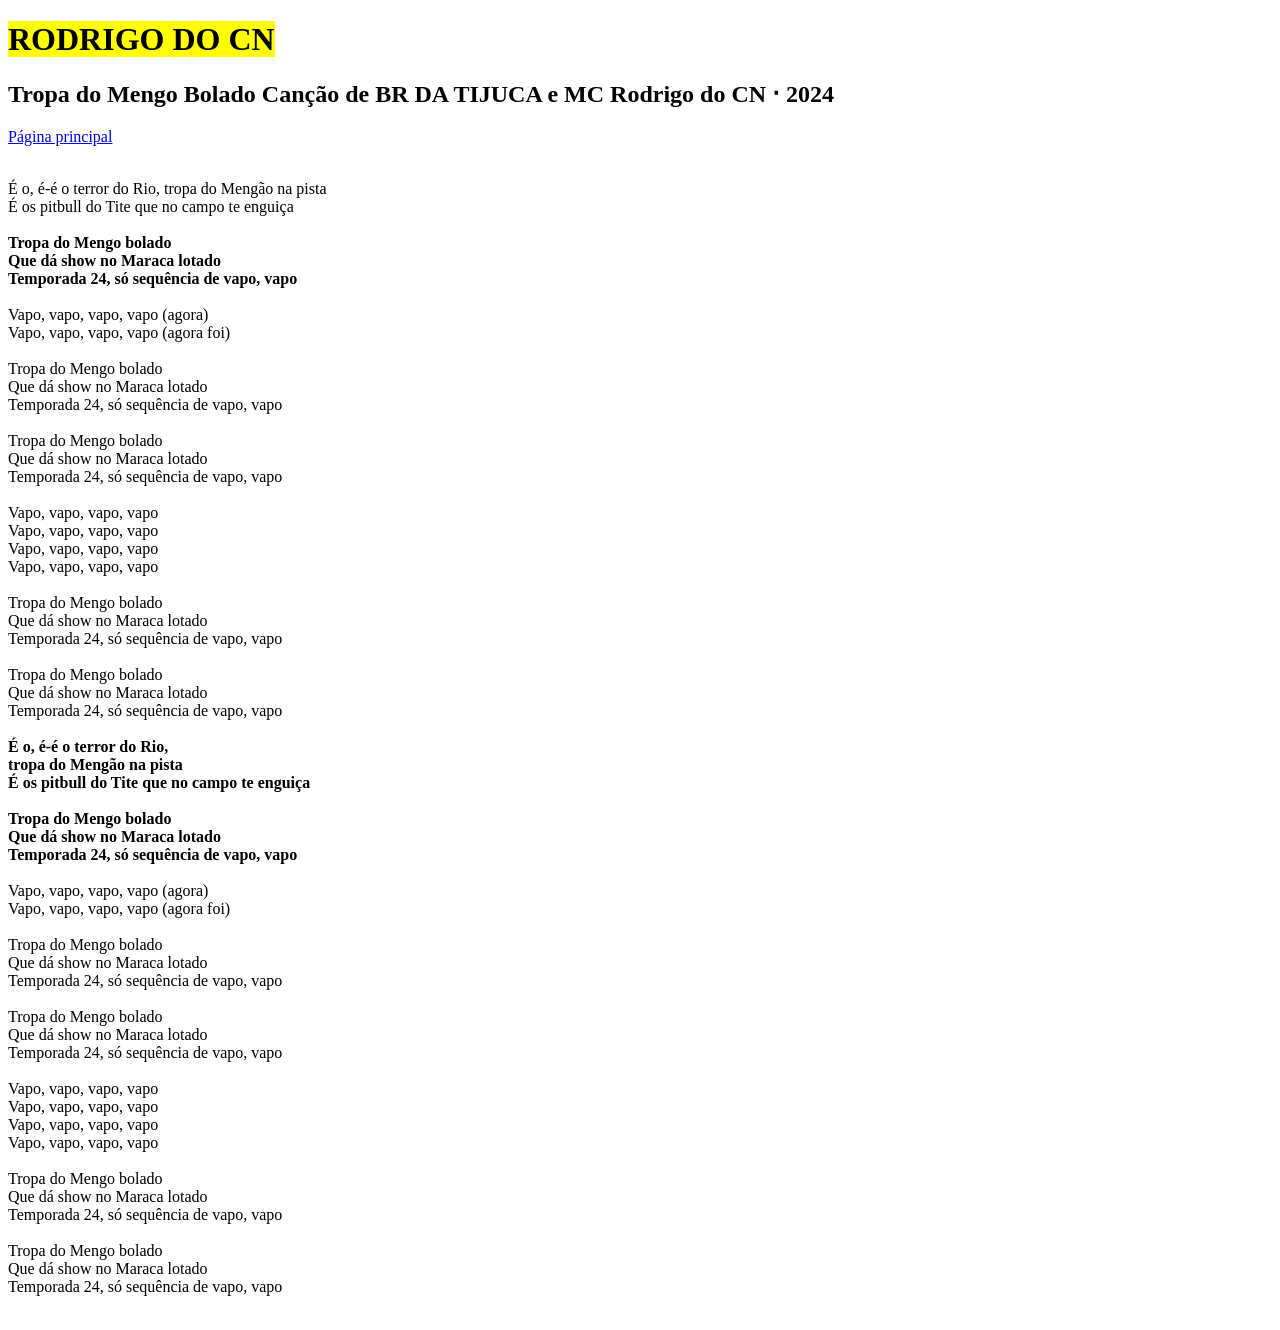
<file: 01-Atividade/index.html>
<!DOCTYPE html>
<html lang="pt-BR">

<head>
    <meta charset="UTF-8">
    <meta name="viewport" content="width=device-width, initial-scale=1.0">
    <title>MC RODRIGO DO CN</title>
</head>

<body>

    <h1> <mark>RODRIGO DO CN</mark></h1>
    <h2>Tropa do Mengo Bolado
        Canção de BR DA TIJUCA e MC Rodrigo do CN ‧ 2024
    </h2>

    <a href="./index1.html" target="_blank"> Página principal </a>

    <br>

    <p>
        <br>
        É o, é-é o terror do Rio, tropa do Mengão na pista
        <br>
        É os pitbull do Tite que no campo te enguiça
        <br>
        <br>
        <b>Tropa do Mengo bolado
        <br>
        Que dá show no Maraca lotado
        <br>
        Temporada 24, só sequência de vapo, vapo</b>
        <br>
        <br>
        Vapo, vapo, vapo, vapo (agora)
        <br>
        Vapo, vapo, vapo, vapo (agora foi)
        <br>
        <br>
        Tropa do Mengo bolado
        <br>
        Que dá show no Maraca lotado
        <br>
        Temporada 24, só sequência de vapo, vapo
        <br>
        <br>
        Tropa do Mengo bolado
        <br>
        Que dá show no Maraca lotado
        <br>
        Temporada 24, só sequência de vapo, vapo
        <br>
        <br>
        Vapo, vapo, vapo, vapo
        <br>
        Vapo, vapo, vapo, vapo
        <br>
        Vapo, vapo, vapo, vapo
        <br>
        Vapo, vapo, vapo, vapo
        <br>
        <br>
        Tropa do Mengo bolado
        <br>
        Que dá show no Maraca lotado
        <br>
        Temporada 24, só sequência de vapo, vapo
        <br>
        <br>
        Tropa do Mengo bolado
        <br>
        Que dá show no Maraca lotado
        <br>
        Temporada 24, só sequência de vapo, vapo
        <br>
        <br>
        <b>É o, é-é o terror do Rio, <br>tropa do Mengão na pista
        <br>
        É os pitbull do Tite que no campo te enguiça
        <br>
        <br>
        Tropa do Mengo bolado
        <br>
        Que dá show no Maraca lotado
        <br>
        Temporada 24, só sequência de vapo, vapo</b>
        <br>
        <br>
        Vapo, vapo, vapo, vapo (agora)
        <br>
        Vapo, vapo, vapo, vapo (agora foi)
        <br>
        <br>
        Tropa do Mengo bolado
        <br>
        Que dá show no Maraca lotado
        <br>
        Temporada 24, só sequência de vapo, vapo
        <br>
        <br>
        Tropa do Mengo bolado
        <br>
        Que dá show no Maraca lotado
        <br>
        Temporada 24, só sequência de vapo, vapo
        <br>
        <br>
        Vapo, vapo, vapo, vapo
        <br>
        Vapo, vapo, vapo, vapo
        <br>
        Vapo, vapo, vapo, vapo
        <br>
        Vapo, vapo, vapo, vapo
        <br>
        <br>
        Tropa do Mengo bolado
        <br>
        Que dá show no Maraca lotado
        <br>
        Temporada 24, só sequência de vapo, vapo
        <br>
        <br>
        Tropa do Mengo bolado
        <br>
        Que dá show no Maraca lotado
        <br>
        Temporada 24, só sequência de vapo, vapo
        <br>
        <br>
    </p>



</body>

</html>
</file>
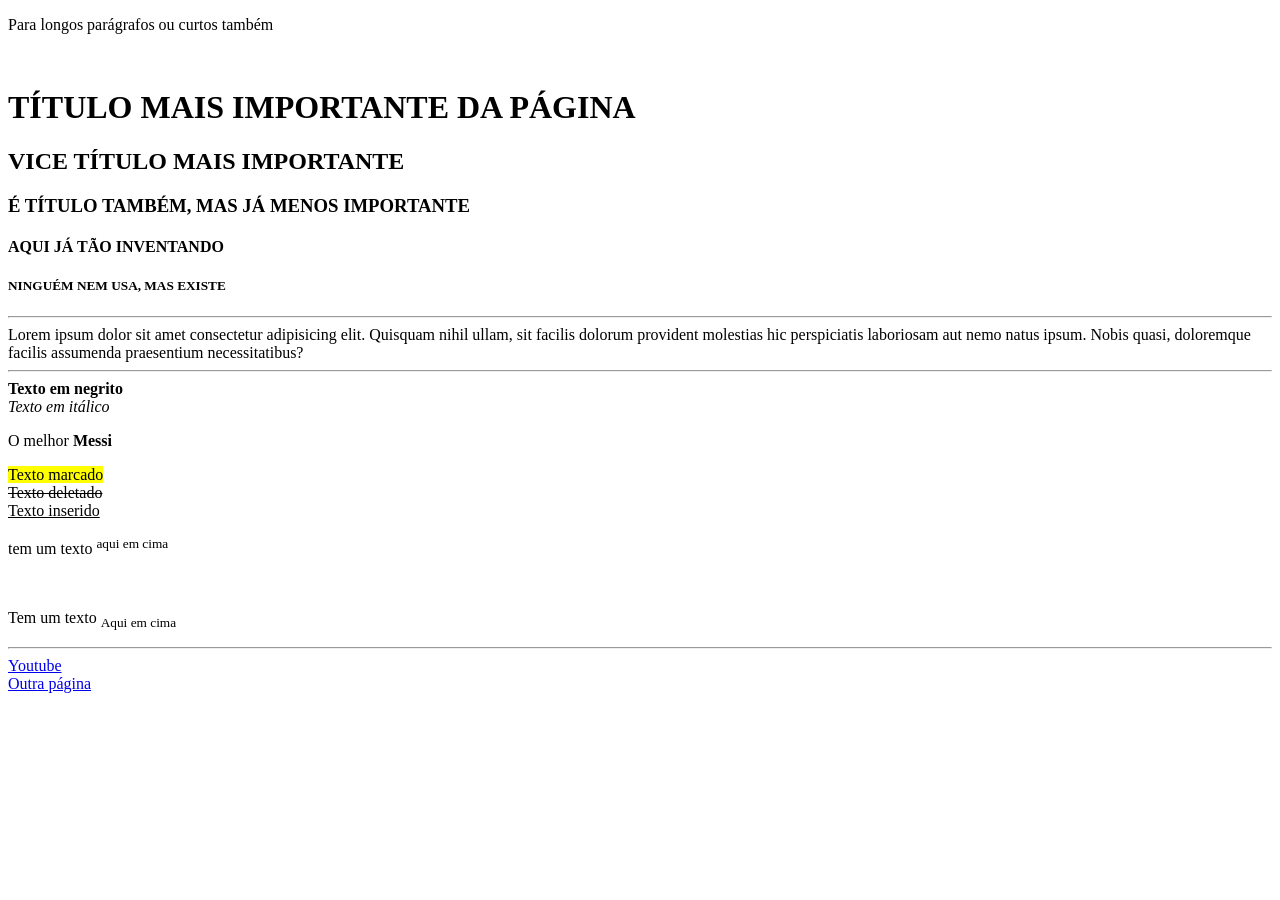
<file: 01-AULA/index.html>
<!-- Navegador identifica como HTML 5-->
<!DOCTYPE html>

<!-- Altera a linguagem do seu site, para facilitar os mecanismos de buscas -->
<html lang="pt-BR">

<!-- Área de configurações do seu site -->

<head>
    <!-- Define quais caracteres serão utilizados no site -->
    <meta charset="UTF-8">
    <!-- Define a responsividade da sua página -->
    <meta name="viewport" content="width=device-width, initial-scale=1.0">
    <!-- Define o título da página -->
    <title>Mengão Malvadão</title>
</head>
<!-- Define o conteúdo da sua página -->

<body>
    <!-- p = paragrafos-->
    <p> Para longos parágrafos ou curtos também</p>

    <!-- br = quebra de linha-->
    <br>

    <!-- Familia H -->
    <h1> TÍTULO MAIS IMPORTANTE DA PÁGINA</h1>
    <h2> VICE TÍTULO MAIS IMPORTANTE</h2>
    <h3> É TÍTULO TAMBÉM, MAS JÁ MENOS IMPORTANTE</h3>
    <h4> AQUI JÁ TÃO INVENTANDO</h4>
    <h5> NINGUÉM NEM USA, MAS EXISTE</h5>

    <!-- Cria ua lnha divisória -->
    <hr>

    <!-- text = a mesma coisa do 'p' que diferente -->
    <text>Lorem ipsum dolor sit amet consectetur adipisicing elit. Quisquam nihil ullam, sit facilis dolorum provident
        molestias hic perspiciatis laboriosam aut nemo natus ipsum. Nobis quasi, doloremque facilis assumenda
        praesentium necessitatibus?</text>

    <hr>

    <!-- Estilização do texto pelo html -->

    <b>Texto em negrito </b>
    <br>
    <i>Texto em itálico </i>
    <br>
    <p>O melhor <strong> Messi </strong></p>
    <mark>Texto marcado </mark>
    <br>
    <del> Texto deletado </del>
    <br>
    <ins> Texto inserido </ins>
    <br>
    <p> tem um texto <sup> aqui em cima </sup> </p>
    <br>
    <p> Tem um texto <sub> Aqui em cima </sub>
    </p>

    <hr>

    <!-- a = Links-->
    <!-- href = pra onde esse link deve te levar -->
    <!-- target blank = abre o link em uma outra aba -->
    <a href="https://www.youtube.com" target="_blank"> Youtube </a>
    
    <br> 
    
    <!-- Link para outro arquivo dentro do meu projeto -->
    <a href="./outro.html">Outra página</a>

</body>

</html>
</file>
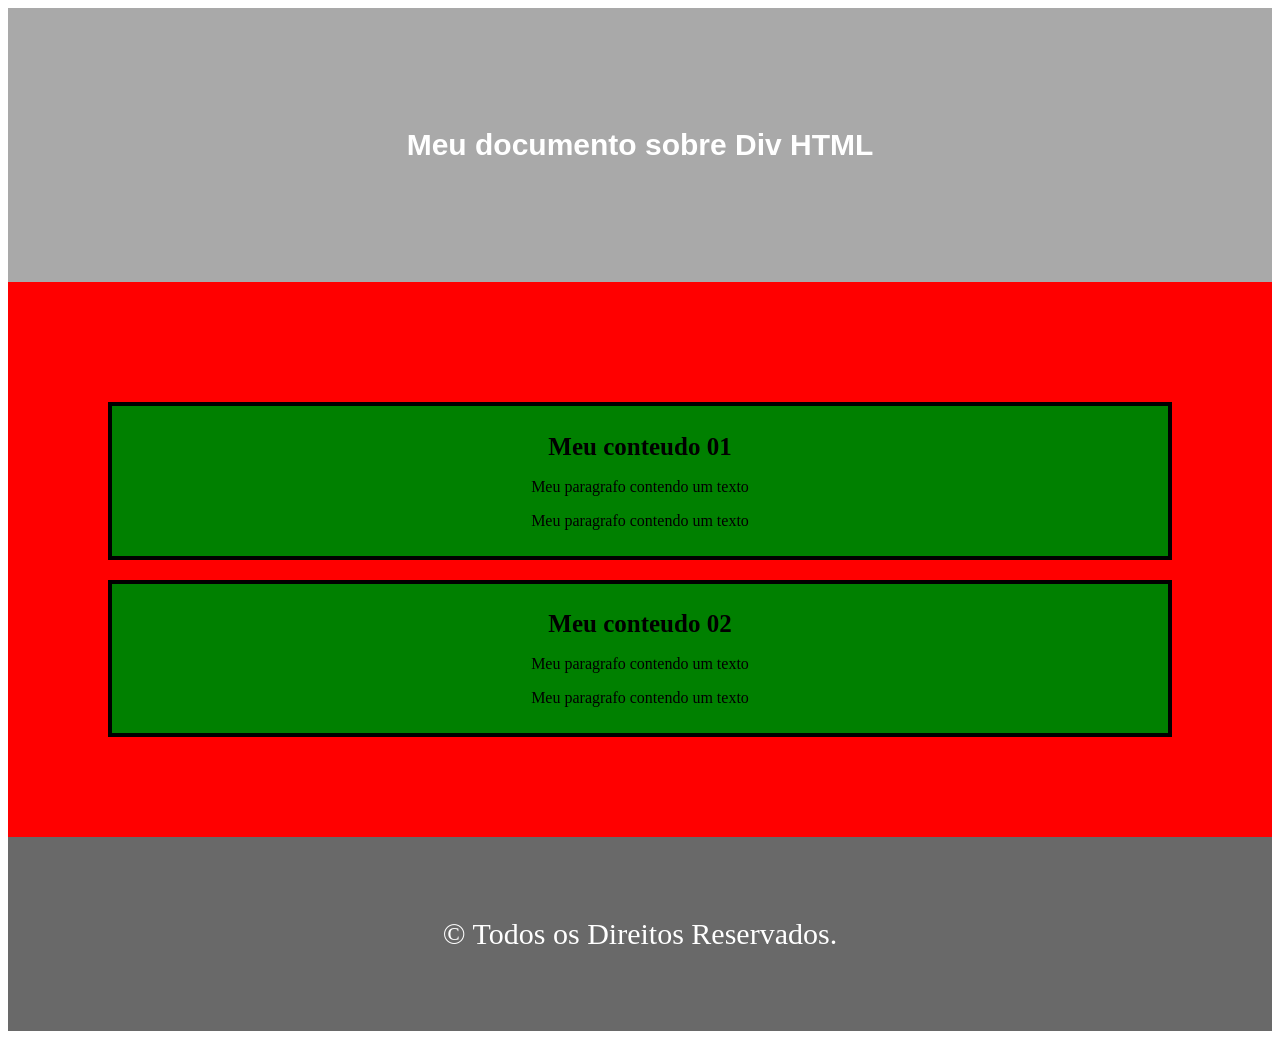
<file: 02-Atividade/index.html>
<!doctype html>
<html lang="pt-BR">
  <head>
    <meta charset="UTF-8" />
    <meta name="viewport" content="width=device-width, initial-scale=1.0" />
  </head>

  <body>
    <link rel="stylesheet" href="style.css" />

    <header>
      
        <h1 style="font-size: 30px">Meu documento sobre Div HTML</h1>
   
    </header>

    <main>
      <div class="caixinha">
        <h1 style="font-size: 25px;" >Meu conteudo 01</h1>
        <p>Meu paragrafo contendo um texto</p>
        <p>Meu paragrafo contendo um texto</p>
      </div>

      <div class="caixinha2">
        <h1 style="font-size: 25px;">Meu conteudo 02</h1>
        <p>Meu paragrafo contendo um texto</p>
        <p>Meu paragrafo contendo um texto</p>
      </div>
    </main>

    <footer>
        &copy; Todos os Direitos Reservados.
    </footer>
  </body>
</html>
</file>
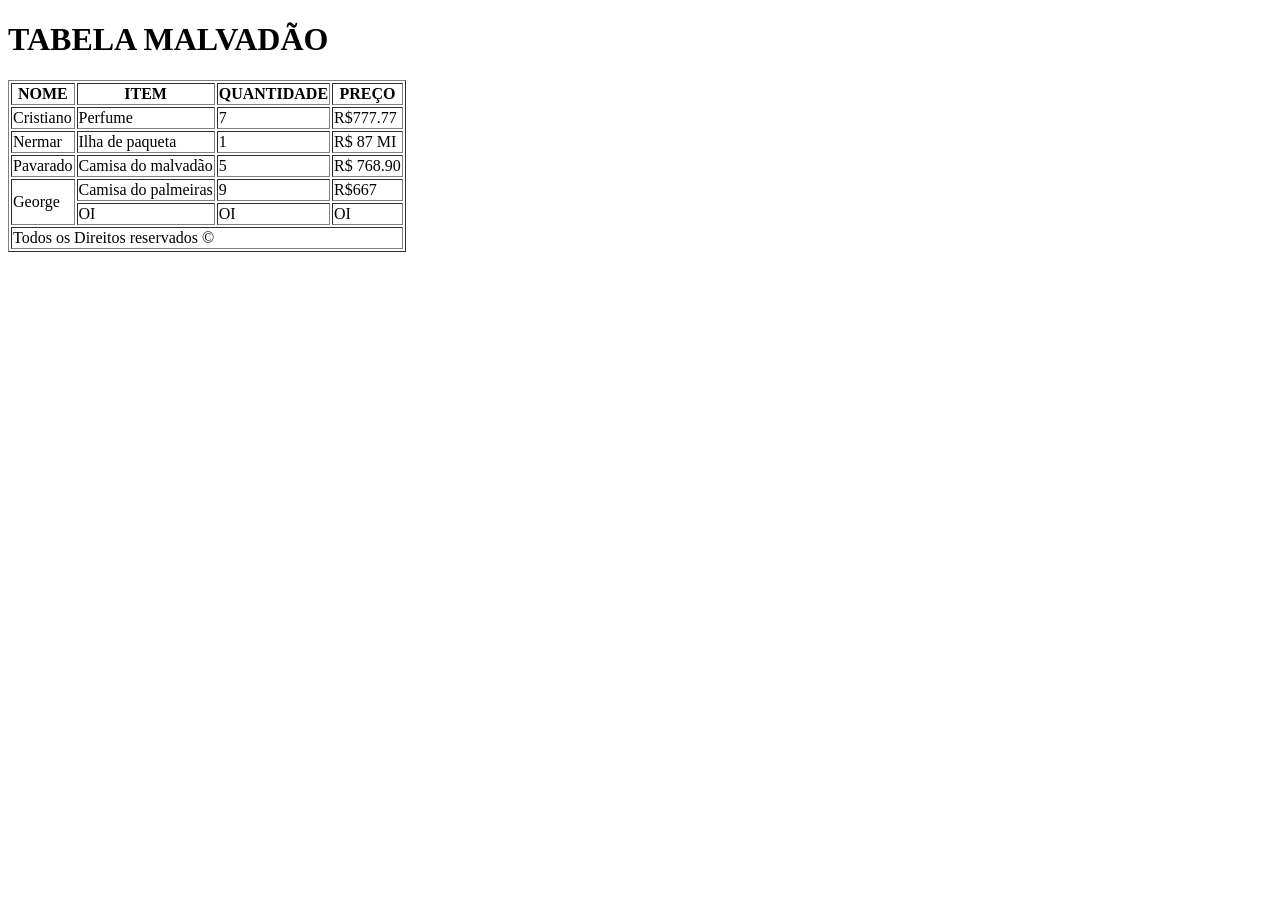
<file: 02-AULA/index.html>
<!DOCTYPE html>
<html lang="pt-BR">

<head>
    <meta charset="UTF-8">
    <meta name="viewport" content="width=device-width, initial-scale=1.0">
    <title>Aula 2</title>
    <link rel="icon" href="https://a.espncdn.com/combiner/i?img=/i/teamlogos/soccer/500/819.png">
</head>

<body>

    <h1>TABELA MALVADÃO</h1>


    <!-- Criando uma tabela -->
    <table border="1">
        <!-- Cabecalho da tabela -->
        <thead>
            <tr>
                <th>NOME</th>
                <th>ITEM</th>
                <th>QUANTIDADE</th>
                <th>PREÇO</th>
            </tr>
        </thead>

        <!-- Corpo da tabela -->
        <tbody>
            <!-- Crio uma linha -->
                 <tr>
                    <!-- Crio uma coluna -->
                    <td> Cristiano </td>
                    <td> Perfume</td>
                    <td> 7 </td>
                    <td> R$777.77</td>
                 </tr>

                 <tr>
                    <td>Nermar</td>
                    <td>Ilha de paqueta</td>
                    <td>1</td>
                    <td>R$ 87 MI</td>
                 </tr>
                 <tr>
                    <td>Pavarado</td>
                    <td>Camisa do malvadão</td>
                    <td>5</td>
                    <td>R$ 768.90</td>
                 </tr>

                 <tr>
                    <!-- Rowsnpan = diz quantas linhas ele deve ocupar -->
                    <td rowspan="2">George  </td>
                    <td>Camisa do palmeiras</td>
                    <td>9</td>
                    <td>R$667</td>
                 </tr>
                 <tr>
                    <td>OI</td>
                    <td>OI</td>
                    <td>OI</td>
                 </tr>
        </tbody>

        <!-- Rodape da tabela -->
        <tfoot>
            <tr> 
                <td colspan="4"> Todos os Direitos reservados &copy; </td>
            </tr>
        </tfoot>


    </table>


</body>

</html>
</file>
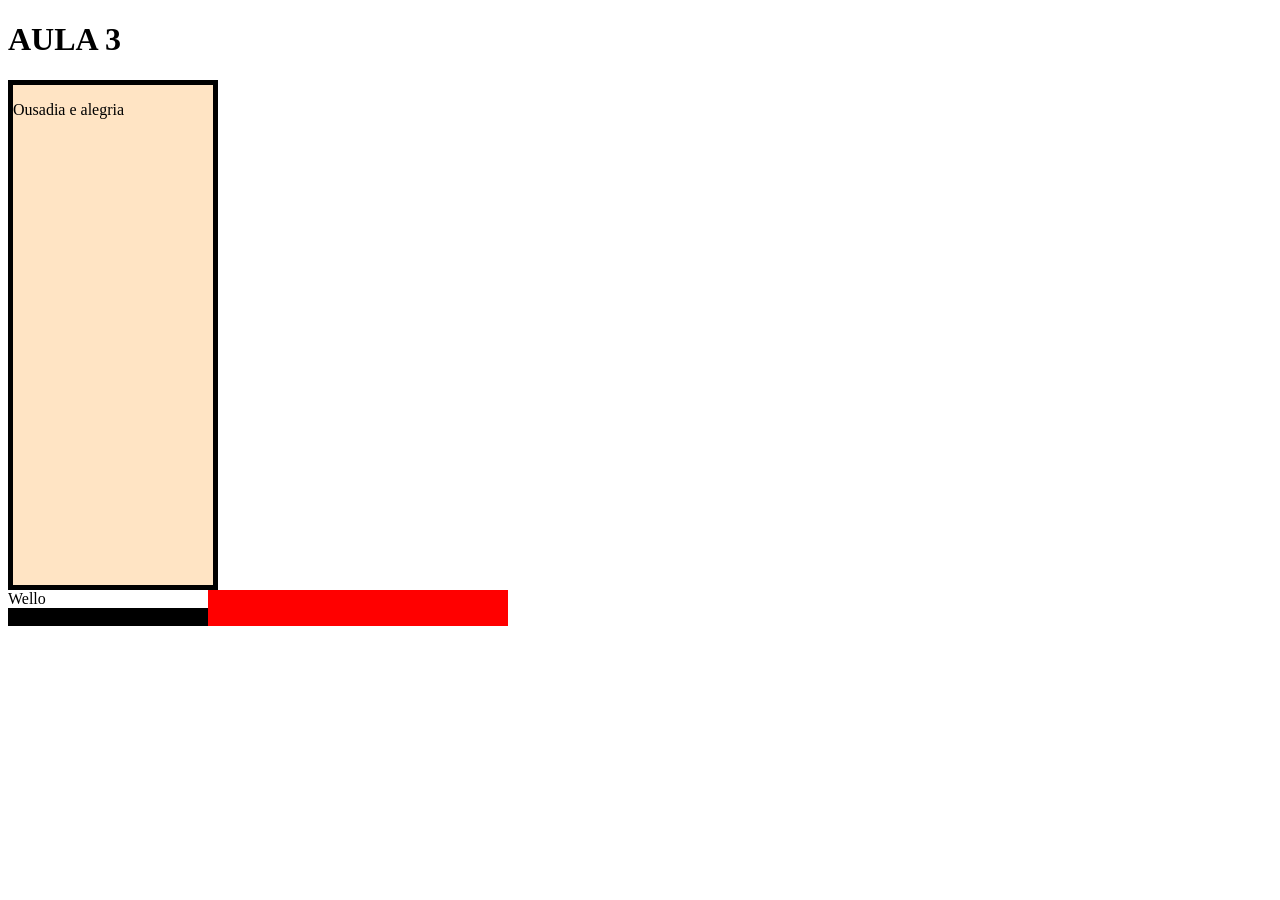
<file: 03-AULA/index.html>
<!doctype html>
<html lang="en">
  <head>
    <meta charset="UTF-8" />
    <meta name="viewport" content="width=device-width, initial-scale=1.0" />
    <title>Aula 3</title>
  </head>

  <body>
    <h1>AULA 3</h1>

    <!-- Div= cria divisiões na página -->
    <!-- atributo style = altera a visualização desse elemento -->
    <div
      style="
        border: 5px solid black;
        width: 200px;
        height: 500px;
        background-color: bisque;
      "
    >
      <p>Ousadia e alegria</p>
    </div>

    <!-- divs tops -->
     <!-- div>div*2 -->
     <div style="width: 500px; background-color: rgb(255, 0, 0);">
        <div style="width: 200px; background-color: rgb(255, 255, 255);"> Wello</div>
        <div style="width: 200px; background-color: black;">Lorem </div>
     </div>
  </body>
</html>
</file>
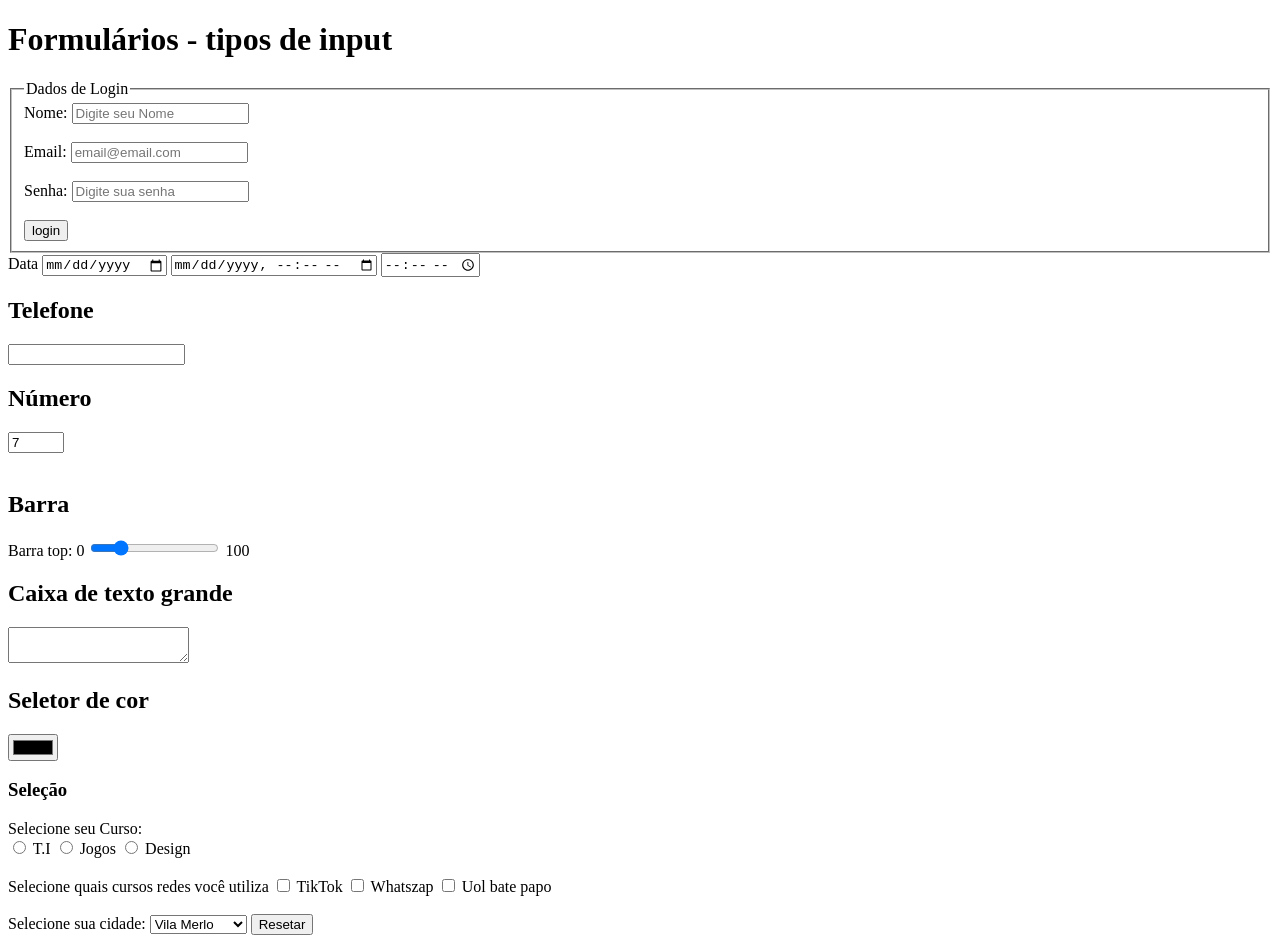
<file: 04-AULA/index.html>
<!doctype html>
<html lang="pt-BR">

<head>
    <meta charset="UTF-8" />
    <meta name="viewport" content="width=device-width, initial-scale=1.0" />
    <title>Formulário</title>
</head>

<body>
    <h1>Formulários - tipos de input</h1>

    <!-- Input - Coleta informações do usúario -->
    <!--  <input type="text"> -->

    <!-- Tag que engloba os campos do formúlario -->
    <form action="" method="">

        <fieldset>
            <legend>Dados de Login</legend>
            <form>
                <!-- label = texto pra guiar o input -->
                <!-- for = diz pra qual input ele vai servir -->
                <label>
                    Nome:
                    <input type="text" name="caixa-nome" id="caixa-nome" placeholder="Digite seu Nome" />
                </label>

                <!-- id = identificação única daquele elemento -->
                <!-- name = usado pra identificar o input quando enviar os dados -->
                <!-- <input type="text" id="caixa-nome" name="caixa-nome" /> -->

                <br />
                <br />
                <!-- Forma 2 - input dentro do label -->

                <label>
                    Email:
                    <input type="email" name="caixa-email" id="caixa-email" placeholder="email@email.com" />
                </label>

                <br />
                <br />

                <!-- Caixinha de senha -->
                <label for="caixa-senha">Senha:</label>
                <input type="password" name="caixa-senha" id="caixa-senha" placeholder="Digite sua senha" />

                <br />
                <br />

                <!-- Caixinha botão  -->

                <input type="submit" name="botao-login" id="botao-login" value="login" />

        </fieldset>
    </form>

    <!-- Outros inputs  -->

    <!-- Datas -->
    <label for="input-data"> Data </label>
    <input type="date" name="input-data" id="input-data" />
    <!-- Data e hora -->
    <input type="datetime-local" name="" id="" />
    <!-- Só hora -->
    <input type="time" name="" id="">

    <h2> Telefone </h2>
    <!-- Telefone -->
    <!-- (027) 9999-9999 -->
    <input type="tel" pattern="[0-9]{3}--[0.9]{5}--[0.9]{4}">
    </form>

    <!-- Número -->
     <h2>Número</h2>
     <input type="number" name="" id="" min="-50" max="100"
     value="7">

     <br><br>

     <!-- Barrinha -->
      <h2>Barra</h2>
      <label for="">Barra top:</label>
      0
      <input type="range" min="0" max="100" value="20" step="20">
      100

      <!-- Texto grande -->
       <h2>Caixa de texto grande </h2>
       <textarea name="" id="" placeholder="Biografia...">
       </textarea>

       <!-- Cores -->
        <h2>Seletor de cor</h2>
        <input type="color">

        <!-- Caixas de seleção -->
         <h3>Seleção</h3>

         <!-- Bolinha - usado pra selecionar uma opção dentre as várias-->
          <!-- Deixa todos com o mesmo name, e altera o valor -->
          <label for=""> Selecione seu Curso: </label>
          <br>
          <input type="radio" name="cursoEscolhido" value="TI"> T.I
          <input type="radio" name="cursoEscolhido" value="Jogos"> Jogos
          <input type="radio" name="cursoEscolhido" value="Design"> Design

          <br><br>

          <!-- Caixinha - -->

           <label for=""> Selecione quais cursos redes você utiliza </label>
           <input type="checkbox" name="rede1" value="tk"> TikTok
           <input type="checkbox" name="rede2" value="Whatszap"> Whatszap
           <input type="checkbox" name="rede3" value="uol"> Uol bate papo


           <br><br>

           <!-- Caixa de seleção -->
            <label for=""> Selecione sua cidade:</label>
            <select name="" id="caixa-cidade">
                 <optgroup name="cd" value="cd" label="Cidade"></optgroup>
                <option value="vm"> Vila Merlo </option>
                <option value="cc"> Cariacica </option>
                <option value="vt"> Vitória</option>
                <option value="pl"> Prolar</option>
        

            <!-- Grupo de opções -->

             <optgroup name="ES" value="ES" label="Espirito Santo">
                <option value="cari">Cariacica</option>
                <option value="cara">Carapina</option>
                <option value="Feu">Feu Rosa</option>
                <option value="guarapas">Guarapari</option>
             </optgroup>
            </select>

            <!-- Reset -->
             <input type="reset" value="Resetar">

             
</body>
</html>
</file>
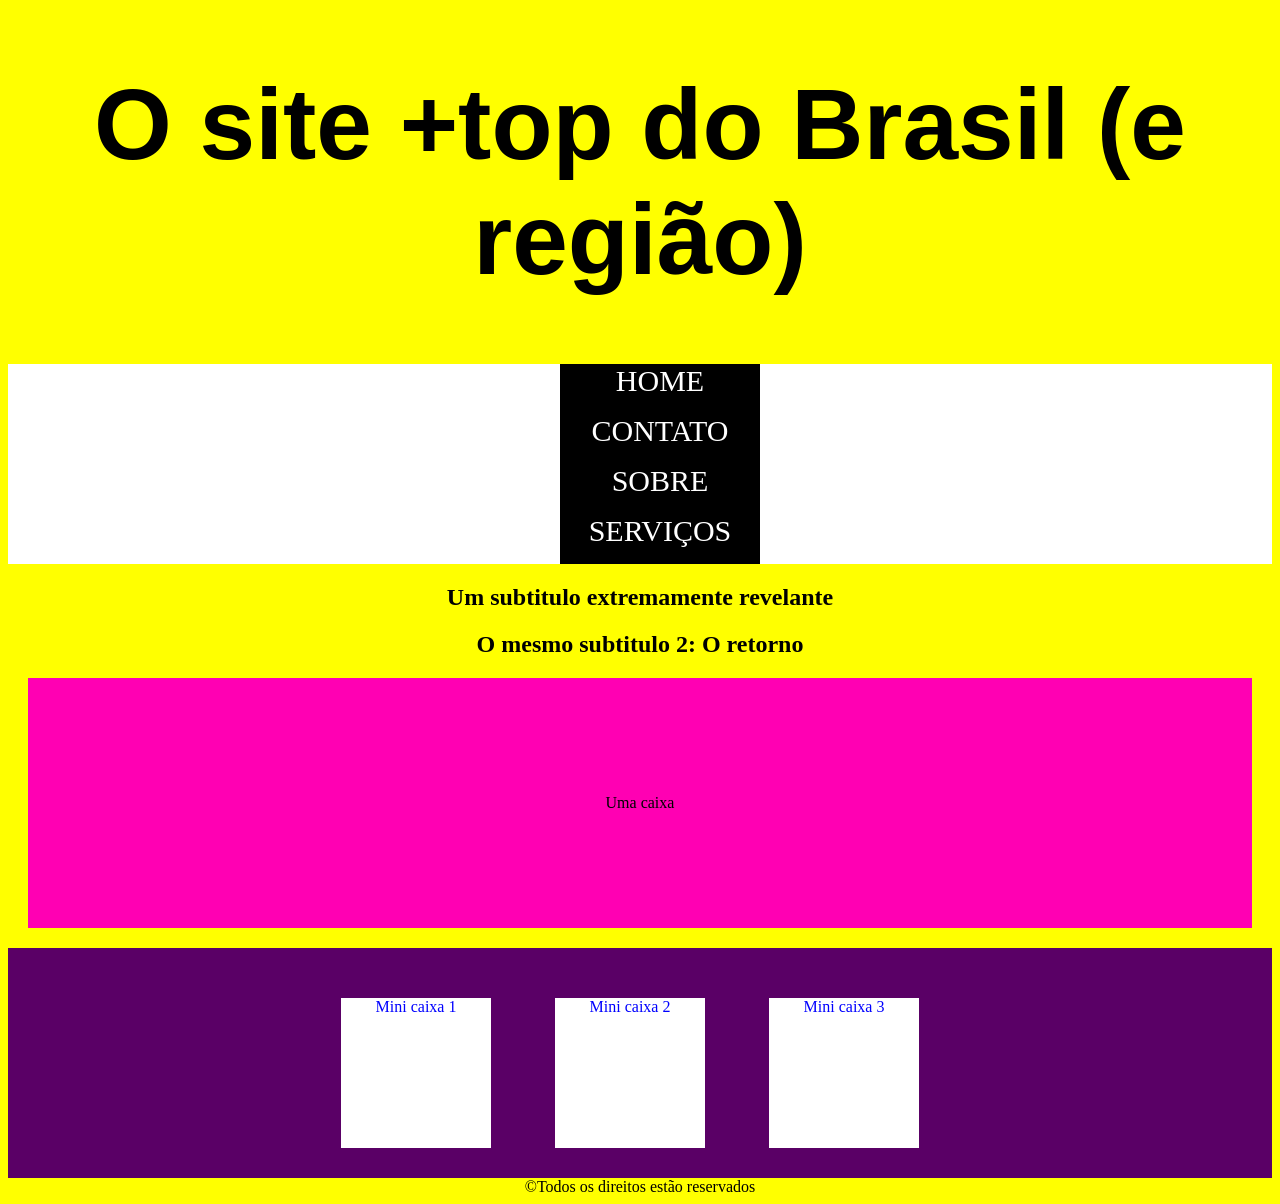
<file: 05-AULA/index.html>
<!doctype html>
<html lang="pt-BR">
  <head>
    <meta charset="UTF-8" />
    <meta name="viewport" content="width=device-width, initial-scale=1.0" />
    <title>Document</title>
  </head>

  <!-- CSS INTERNO - AREA DENTRO DA PROPRIA PAG-->
  <style>
    body {
      background-color: rgb(148, 148, 148);
    }
  </style>

  <body>
    <link rel="stylesheet" href="style.css" />
    <!-- Cabeçalho -->
    <header>
      <!-- CSS INLINE - No elemento específico -->
      <h1 style="font-size: 100px">O site +top do Brasil (e região)</h1>
      <nav>
        <ul>
          <li>HOME</li>
          <li>CONTATO</li>
          <li>SOBRE</li>
          <li>SERVIÇOS</li>
        </ul>
      </nav>
    </header>

    <!-- Conteúdo -->
    <main>
      <h2>Um subtitulo extremamente revelante</h2>
      <h2>O mesmo subtitulo 2: O retorno</h2>

      <div id="caixa-rosa">
        <p>Uma caixa</p>
      </div>

      <!-- div>div*3 -->
      <div id="caixa-roxe">
        <div class="caixinha">Mini caixa 1</div>
        <div class="caixinha">Mini caixa 2</div>
        <div class="caixinha">Mini caixa 3</div>
      </div>
    </main>

    <!-- Rodapé -->
    <footer>&copy;Todos os direitos estão reservados</footer>
  </body>
</html>
</file>
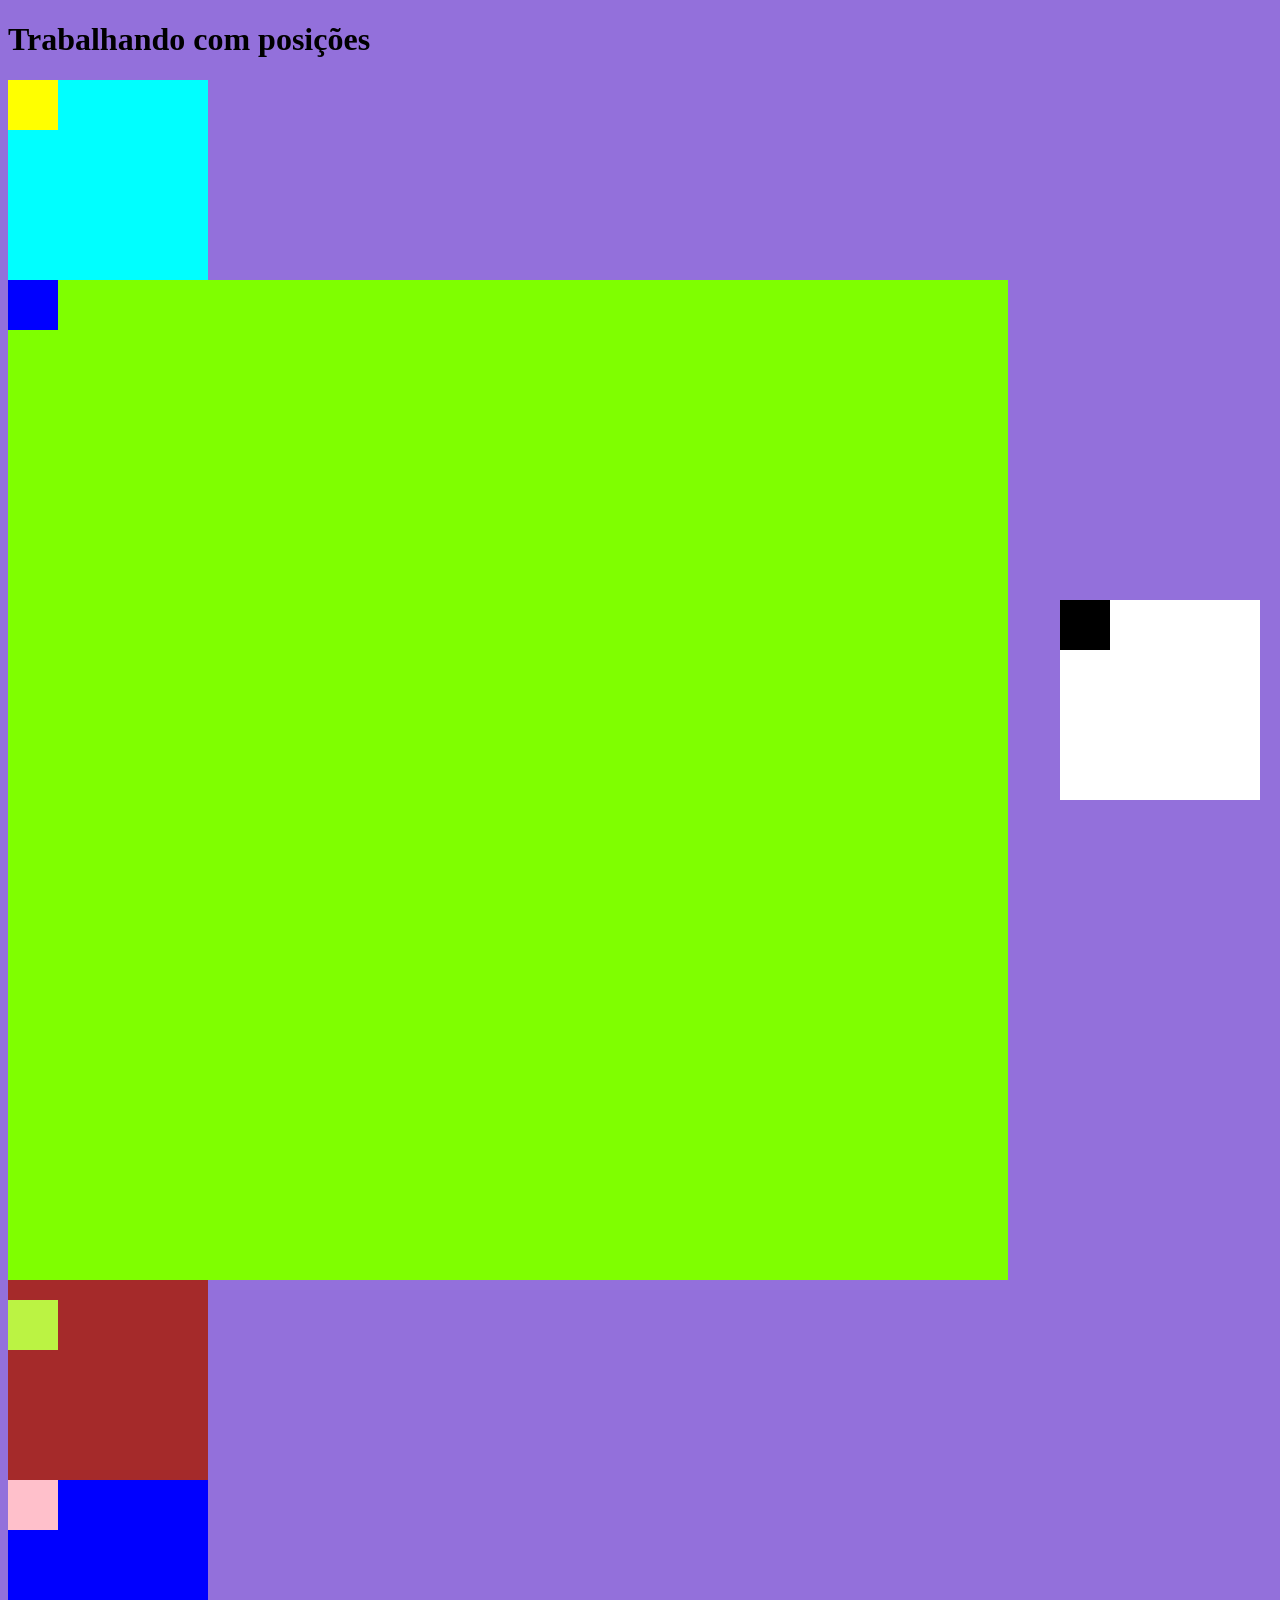
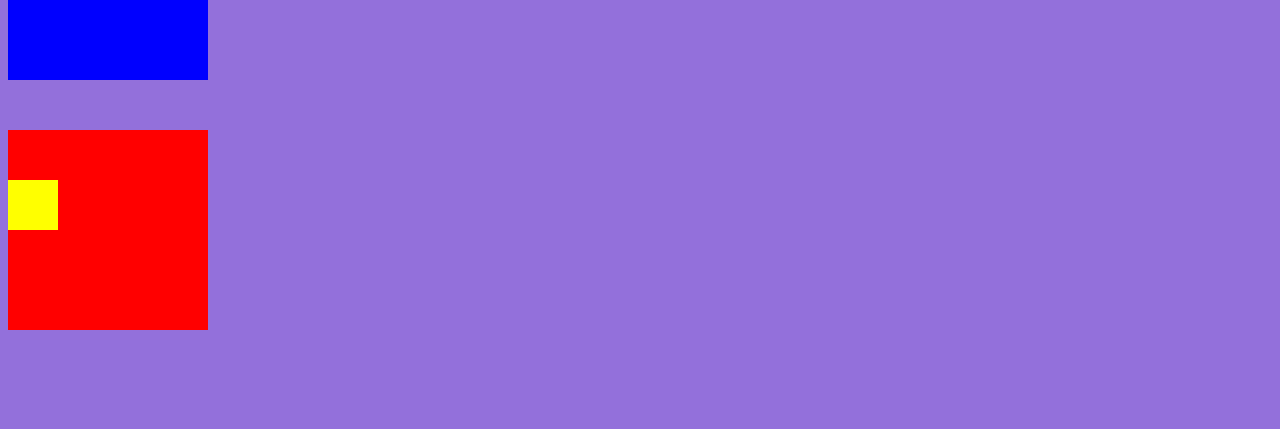
<file: 06-AULA/index.html>
<!DOCTYPE html>
<html lang="en">
<head>
    <meta charset="UTF-8">
    <meta name="viewport" content="width=device-width, initial-scale=1.0">
    <title>Document</title>
    <link rel="stylesheet" href="style.css">
</head>
<body>
    <h1> Trabalhando com posições </h1>

    <!-- div*6.pai>div.filho -->
     
    <!-- DIV PAI ESTÁTICA -->
    <div class="pai" id="pai-estatico">
        <div class="filho" id="filho-estatico"></div>
    </div>
     
     <!-- DIV FIXA -->
     <div class="pai" id="pai-fixo">
        <div class="filho" id="filho-fixo"></div>
     </div>

     <!-- DIV GRUDADO -->
     <div class="pai" id="pai-grudado">
        <div class="filho" id="filho-grudado"></div>
     </div>

     <!-- DIV RELATIVA -->
     <div class="pai" id="pai-relativa">
        <div class="filho" id="filho-relativa"></div>
     </div>


     <!-- DIV ABSOLUTAS -->
     <!-- DIV ABSOLUTA COM PAI ESTATICO -->
     <div class="pai" id="pai-absoluto">
        <div class="filho" id="filho-absoluto"></div>
     </div>

     <!-- DIV ABSOLUTA COM O PAI NÃO ESTÁTICO -->
     <div class="pai" id="pai-absoluto-relativo">
        <div class="filho" id="filho-absoluto-relativo"></div>
     </div>
</body>
</html>
</file>
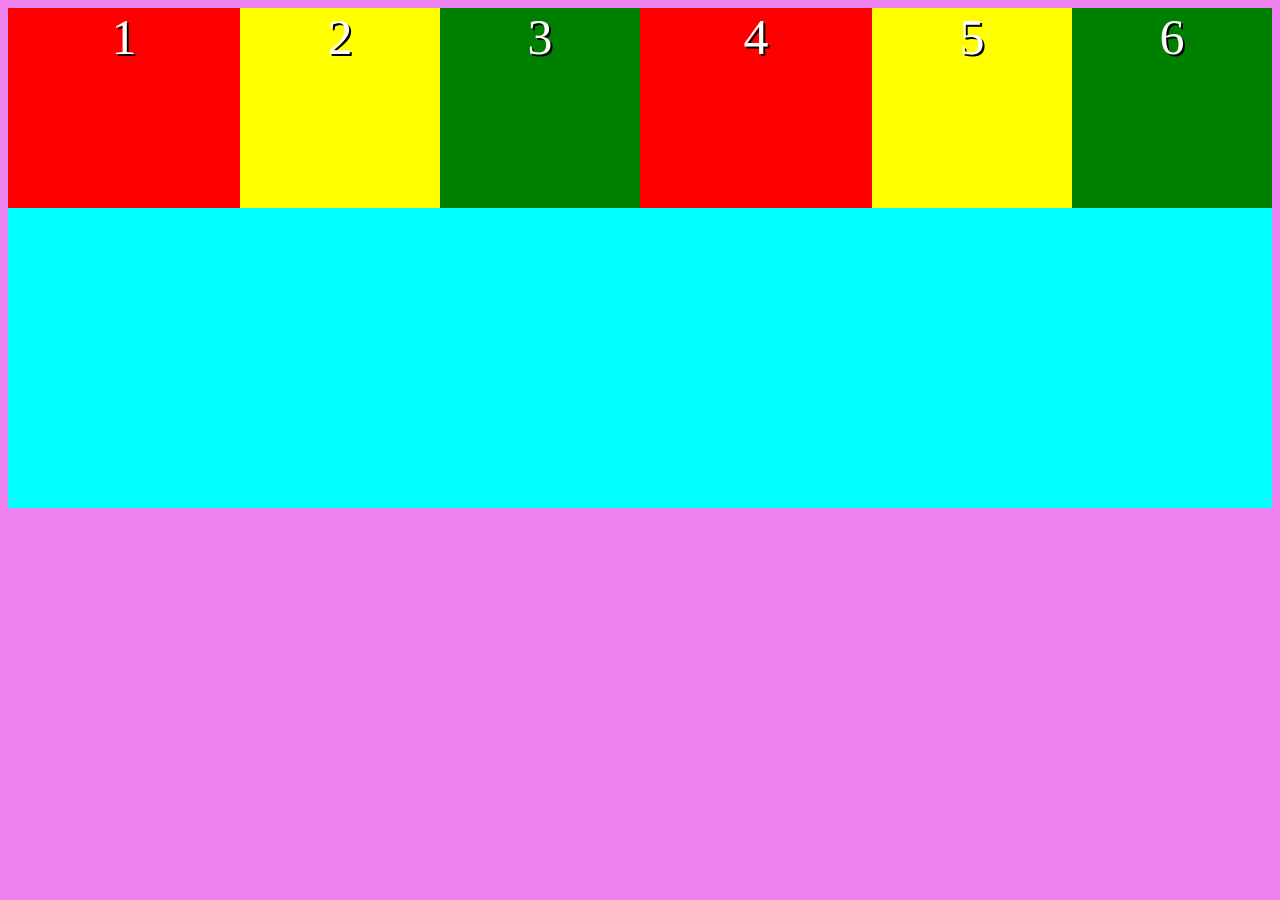
<file: 09-AULA/index.html>
<!doctype html>
<html lang="pt-BR">
  <head>
    <meta charset="UTF-8" />
    <meta name="viewport" content="width=device-width, initial-scale=1.0" />
    <title>Document</title>
    <link rel="stylesheet" href="style.css" />
  </head>

  <body>
    
    <!-- DISPLAY PAI BLOCO -->
    <!-- <div id="bloco"> -->
      <!-- div*3.quad -->
      <!-- <div class="quad" id="quad1">1</div> -->
      <!-- <div class="quad" id="quad2">2</div> -->
      <!-- <div class="quad" id="quad3">3</div> -->
    <!-- </div> -->

    <!-- DISPLAY PAI BLOCO LINHA -->
    <!-- <div id="bloco-linha"> -->
      <!-- <div class="quad" id="quad1">1</div> -->
      <!-- <div class="quad" id="quad2">2</div> -->
      <!-- <div class="quad" id="quad3">3</div> -->
    <!-- </div> -->

<!-- DISPLAY PAI LINHA -->
    <!-- <div id="linha"> -->

      <!-- <div class="quad" id="quad1">1</div> -->
      <!-- <div class="quad" id="quad2">2</div> -->
      <!-- <div class="quad" id="quad3">3</div> -->
    <!-- </div> -->

    <!-- DISPLAY PAI LINHA -->
    <div id="flex">

      <div class="quad" id="quad1">1</div>
      <div class="quad" id="quad2">2</div>
      <div class="quad" id="quad3">3</div>
      <div class="quad" id="quad1">4</div>
      <div class="quad" id="quad2">5</div>
      <div class="quad" id="quad3">6</div>
    </div>


  </body>
</html>
</file>
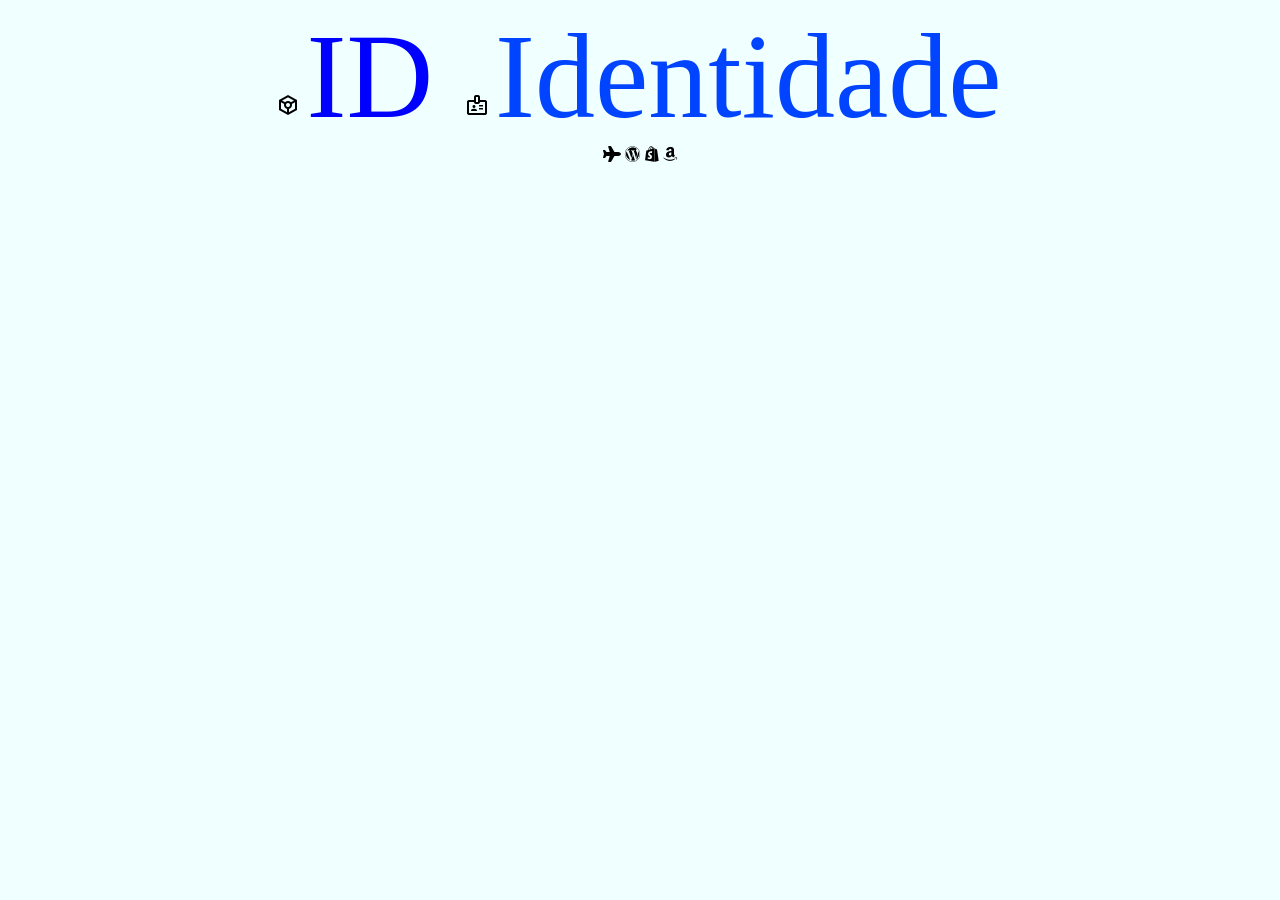
<file: 10-AULA/index.html>
<!doctype html>
<html lang="en">
  <head>
    <meta charset="UTF-8" />
    <meta name="viewport" content="width=device-width, initial-scale=1.0" />
    <title>Document</title>

    <!-- Importa estilo CSS -->

    <link rel="stylesheet" href="style.css" />

    <!-- Importa ícones do Google Fonts -->
    <link
      rel="stylesheet"
      href="https://fonts.googleapis.com/css2?family=Material+Symbols+Outlined"
    />

    <!-- Importa ícones do Font Awesome -->
    <link
      rel="stylesheet"
      href="https://cdnjs.cloudflare.com/ajax/libs/font-awesome/6.5.0/css/all.min.css"
    />
  </head>
  <body>
    <!-- Importação do ícone -->
    <span class="material-symbols-outlined"> token </span>
    <span class="icones"> ID </span>

    <span class="material-symbols-outlined"> badge </span>
    <span class="icones2"> Identidade </span>

    <br>

    <!-- Importando um icone awesome -->
    <i class="fa-solid fa-plane"></i>

    <i class="fa-brands fa-wordpress"></i>

    <i class="fa-brands fa-shopify"></i>

    <i class="fa-brands fa-amazon"></i>


  </body>
</html>
</file>
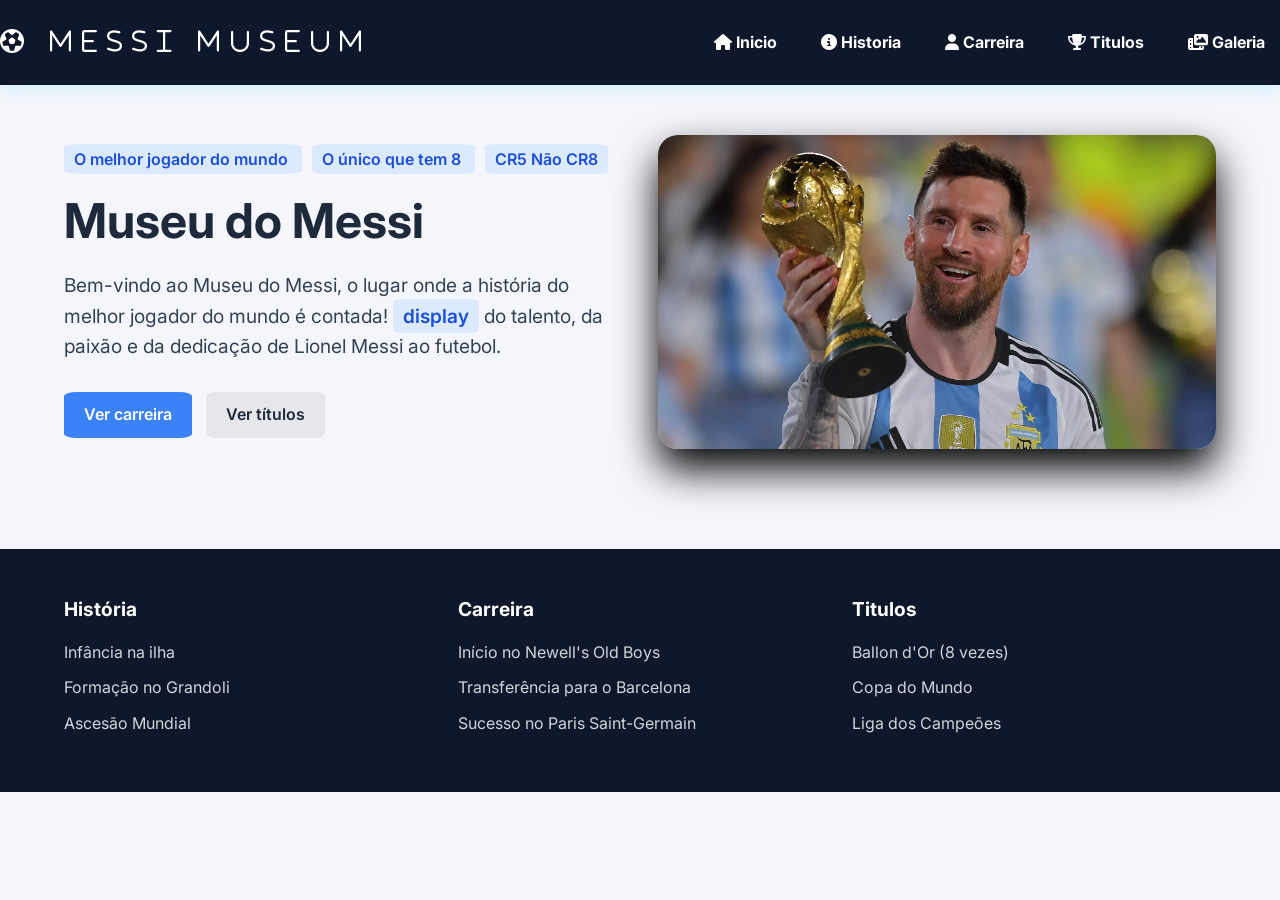
<file: 12-AULA/index.html>
<!doctype html>
<html lang="pt-BR">
  <head>
    <meta charset="UTF-8" />
    <meta name="viewport" content="width=device-width, initial-scale=1.0" />
    <title>MESSI MUSEUM</title>

    <!-- Importa estilo CSS -->

    <link rel="stylesheet" href="style.css" />

    <!-- Importa ícones do Google Fonts -->
    <link
      rel="stylesheet"
      href="https://fonts.googleapis.com/css2?family=Material+Symbols+Outlined"
    />

    <!-- Importa ícones do Font Awesome -->
    <link
      rel="stylesheet"
      href="https://cdnjs.cloudflare.com/ajax/libs/font-awesome/6.5.0/css/all.min.css"
    />
  </head>
  <body>
    <header class="topo">
      <nav class="navegacao conteiner">
        <div class="logo">
          <i class="fa-regular fa-futbol"> Messi Museum </i>
        </div>

        <!-- Opções do menu -->
        <ul class="menu">
          <li>
            <a href="#inicio">
              <i class="fa-solid fa-house"></i>
              Inicio
            </a>
          </li>

          <!-- Opções do menu2 -->
          <li>
            <a href="#historia">
              <i class="fa-solid fa-circle-info"></i>
              Historia
            </a>
          </li>

          <!-- Opções do menu3 -->
          <li>
            <a href="#carreira">
              <i class="fa-solid fa-user"></i>
              Carreira
            </a>
          </li>

          <!-- Opções do menu4 -->
          <li>
            <a href="#titulos">
              <i class="fa-solid fa-trophy"></i>
              Titulos
            </a>
          </li>

          <!-- Opções do menu5 -->
          <li>
            <a href="#galeria">
              <i class="fa-solid fa-photo-film"></i>
              Galeria
            </a>
          </li>
        </ul>
      </nav>
    </header>

    <main>
      <!-- Primeira Seção -->

      <section id="inicio" class="container hero">
        <!-- Divisão-->
        <!-- Parte Textual -->
        <div class="hero-texto">
          <span class="etiqueta-linha"> O melhor jogador do mundo </span>
          <span class="etiqueta-linha"> O único que tem 8 </span>
          <span class="etiqueta-linha"> CR5 Não CR8</span>

          <h1>Museu do Messi</h1>

          <p>
            Bem-vindo ao Museu do Messi, o lugar onde a história do melhor
            jogador do mundo é contada!
            <span class="destaque-inline">display</span> do talento, da paixão e
            da dedicação de Lionel Messi ao futebol.
          </p>

          <!-- Ações com botão -->
          <div class="hero-acoes">
            <a href="#carreira" class="botao botao-primario">Ver carreira</a>
            <a href="#titulos" class="botao botao-secundario">Ver títulos</a>
          </div>
        </div>
        <!-- Parte Imagem -->
        <div class="hero-imagem">
          <img src="./images/copadomundo2022.webp" alt="Cincum" />
        </div>
      </section>
    </main>
    <footer class="rodape">
      <!-- GRID COM 3 COLUNAS -->
      <div class="container rodape-grid">
        <div>
          <h3>História</h3>
          <p> Infância na ilha</p>
          <p> Formação no Grandoli</p>
          <p> Ascesão Mundial</p>
        </div>
        <div>
            <h3>Carreira</h3>
            <p> Início no Newell's Old Boys</p>
            <p> Transferência para o Barcelona</p>
            <p> Sucesso no Paris Saint-Germain</p>
        </div>
        <div>
            <h3>Titulos</h3>
            <p> Ballon d'Or (8 vezes)</p>
            <p> Copa do Mundo</p>
            <p> Liga dos Campeões</p>
        </div>
      </div>
    </footer>
  </body>
</html>
</file>
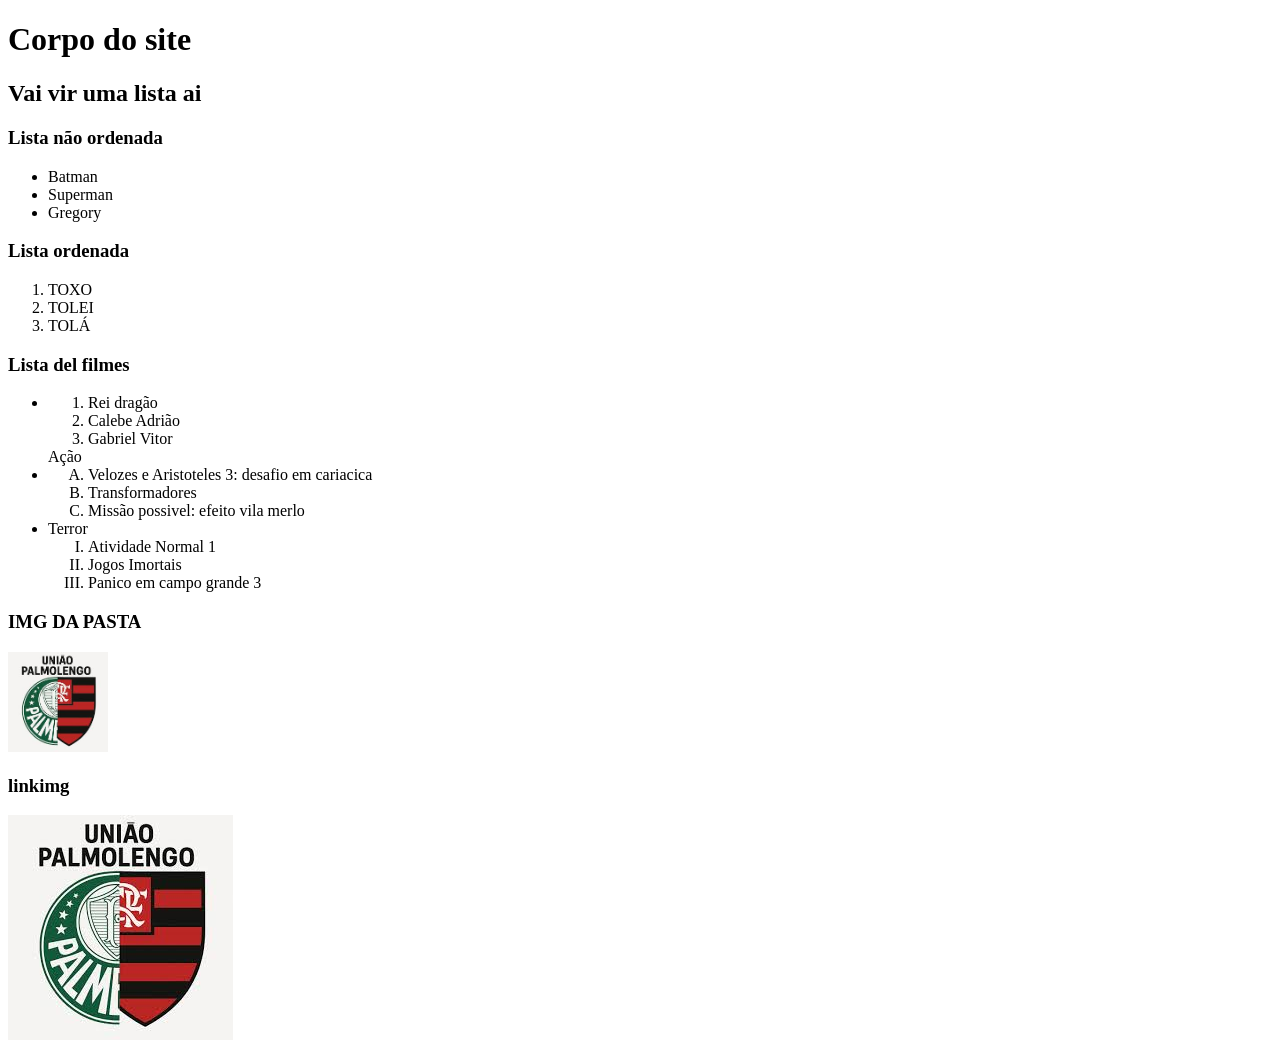
<file: 02-AULA/pagina2.html>
<!DOCTYPE html>
<html lang="en">
<head>
    <meta charset="UTF-8">
    <meta name="viewport" content="width=device-width, initial-scale=1.0">
    <title>Document</title>
    <link rel="icon" href="https://a.espncdn.com/combiner/i?img=/i/teamlogos/soccer/500/819.png">
</head>
<body>

    <h1>Corpo do site</h1>

    <h2>Vai vir uma lista ai</h2>

    <h3>Lista não ordenada</h3>

    <ul>
        <li>Batman</li>
        <li>Superman</li>
        <li>Gregory</li>
    </ul>

    <h3>Lista ordenada</h3>

    <ol>
        <li>TOXO</li>
        <li>TOLEI</li>
        <li>TOLÁ</li>
    </ol>

    <h3>Lista del filmes</h3>

    <ul>
        <li>
            <ol>
                <li>Rei dragão</li>
                <li>Calebe Adrião</li>
                <li>Gabriel Vitor</li>
            </ol>
        </li>
        Ação
        <li>
            <ol type="A">
                <li>Velozes e Aristoteles 3: desafio em cariacica</li>
                <li>Transformadores</li>
                <li>Missão possivel: efeito vila merlo</li>
            </ol>
        </li>
        <li>
            Terror
            <ol type="I">
                <li>Atividade Normal 1</li>
                <li>Jogos Imortais</li>
                <li>Panico em campo grande 3</li>
            </ol>
        </li>
    </ul>

    <!-- IMG DA SUA PASTA -->
    <h3>IMG DA PASTA</h3>
    <img src="./images/unial.jpg" width="100px" height="100px">


<!-- IMG LINK -->
    <h3> linkimg</h3>
    <a href="https://youtu.be/dl-CJn9BnoM?si=yOz26mgp64nvWasW"> 
        <img src="./images/unial.jpg" alt="LINK TOP">
    </a>
    
</body>
</html>
</file>
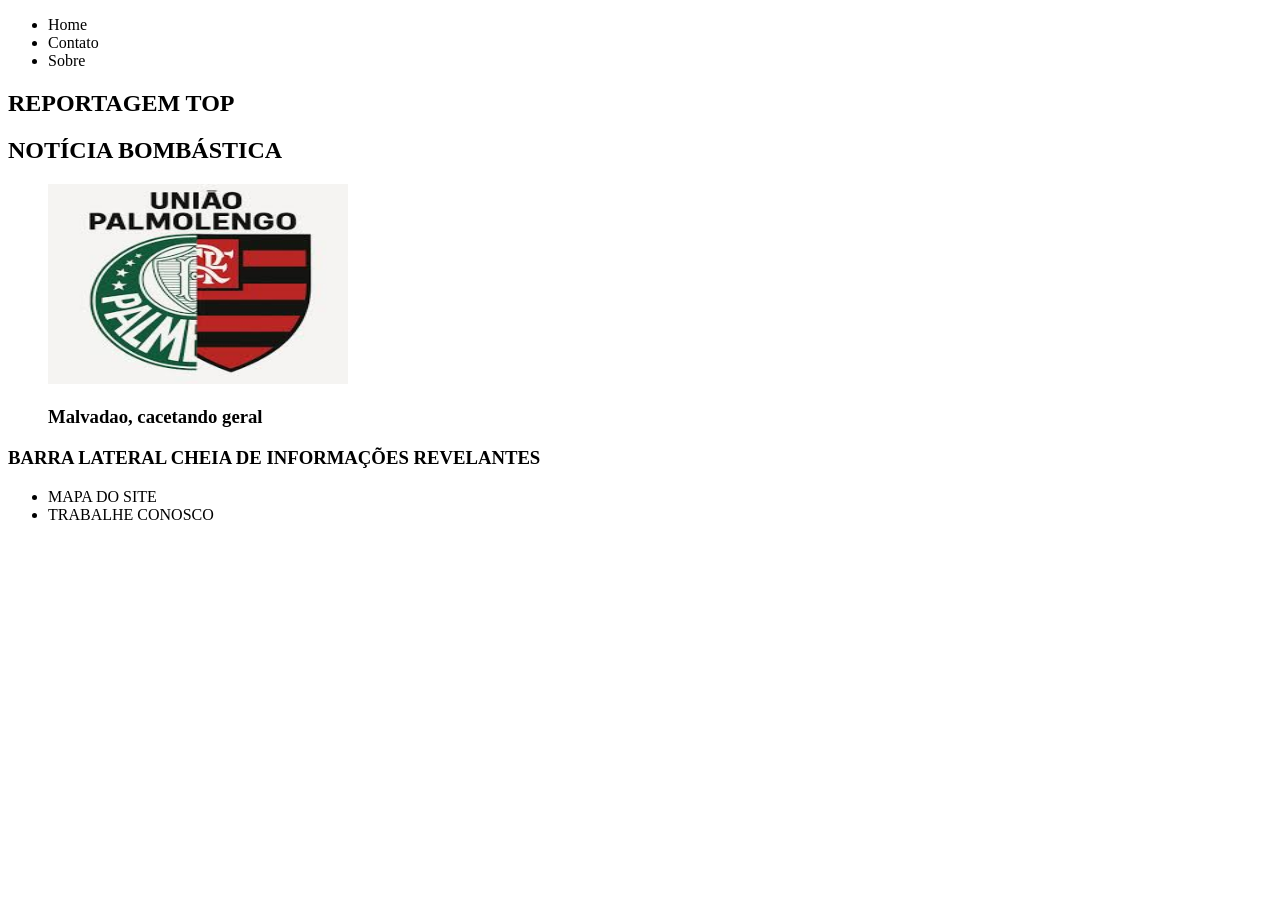
<file: 03-AULA/pagina2.html>
<!doctype html>
<html lang="en">
  <head>
    <meta charset="UTF-8" />
    <meta name="viewport" content="width=device-width, initial-scale=1.0" />
    <title>Document</title>
  </head>

  <body>
    <!-- Área de cabeçalho do site -->
    <header>
      <nav>
        <!-- ul>li*3 -->
        <ul>
          <li>Home</li>
          <li>Contato</li>
          <li>Sobre</li>
        </ul>
      </nav>
    </header>

    <!-- Conteúdo principal do site -->
    <main>
      <!-- section = divide o site em seções independente, parece a div, só que com -->
      <section>
        <article>
          <h2>REPORTAGEM TOP</h2>
        </article>
        <article>
          <h2>NOTÍCIA BOMBÁSTICA</h2>
        </article>
        <article>
          <figure>
            <img
              src="../02-AULA/images/unial.jpg"
              alt="Mengaomalvadao"
              height="200px"
              width="300px"
            />
            <figcaption>
                <h3>Malvadao, cacetando geral</h3>
            </figcaption>
          </figure>
        </article>
      </section>

      <aside>
        <h3>BARRA LATERAL CHEIA DE INFORMAÇÕES REVELANTES</h3>
      </aside>
    </main>

    <!-- Rodapé do site -->
    <footer>
      <!-- ul>li*2 -->
      <ul>
        <li>MAPA DO SITE</li>
        <li>TRABALHE CONOSCO</li>
      </ul>
    </footer>
  </body>
</html>
</file>
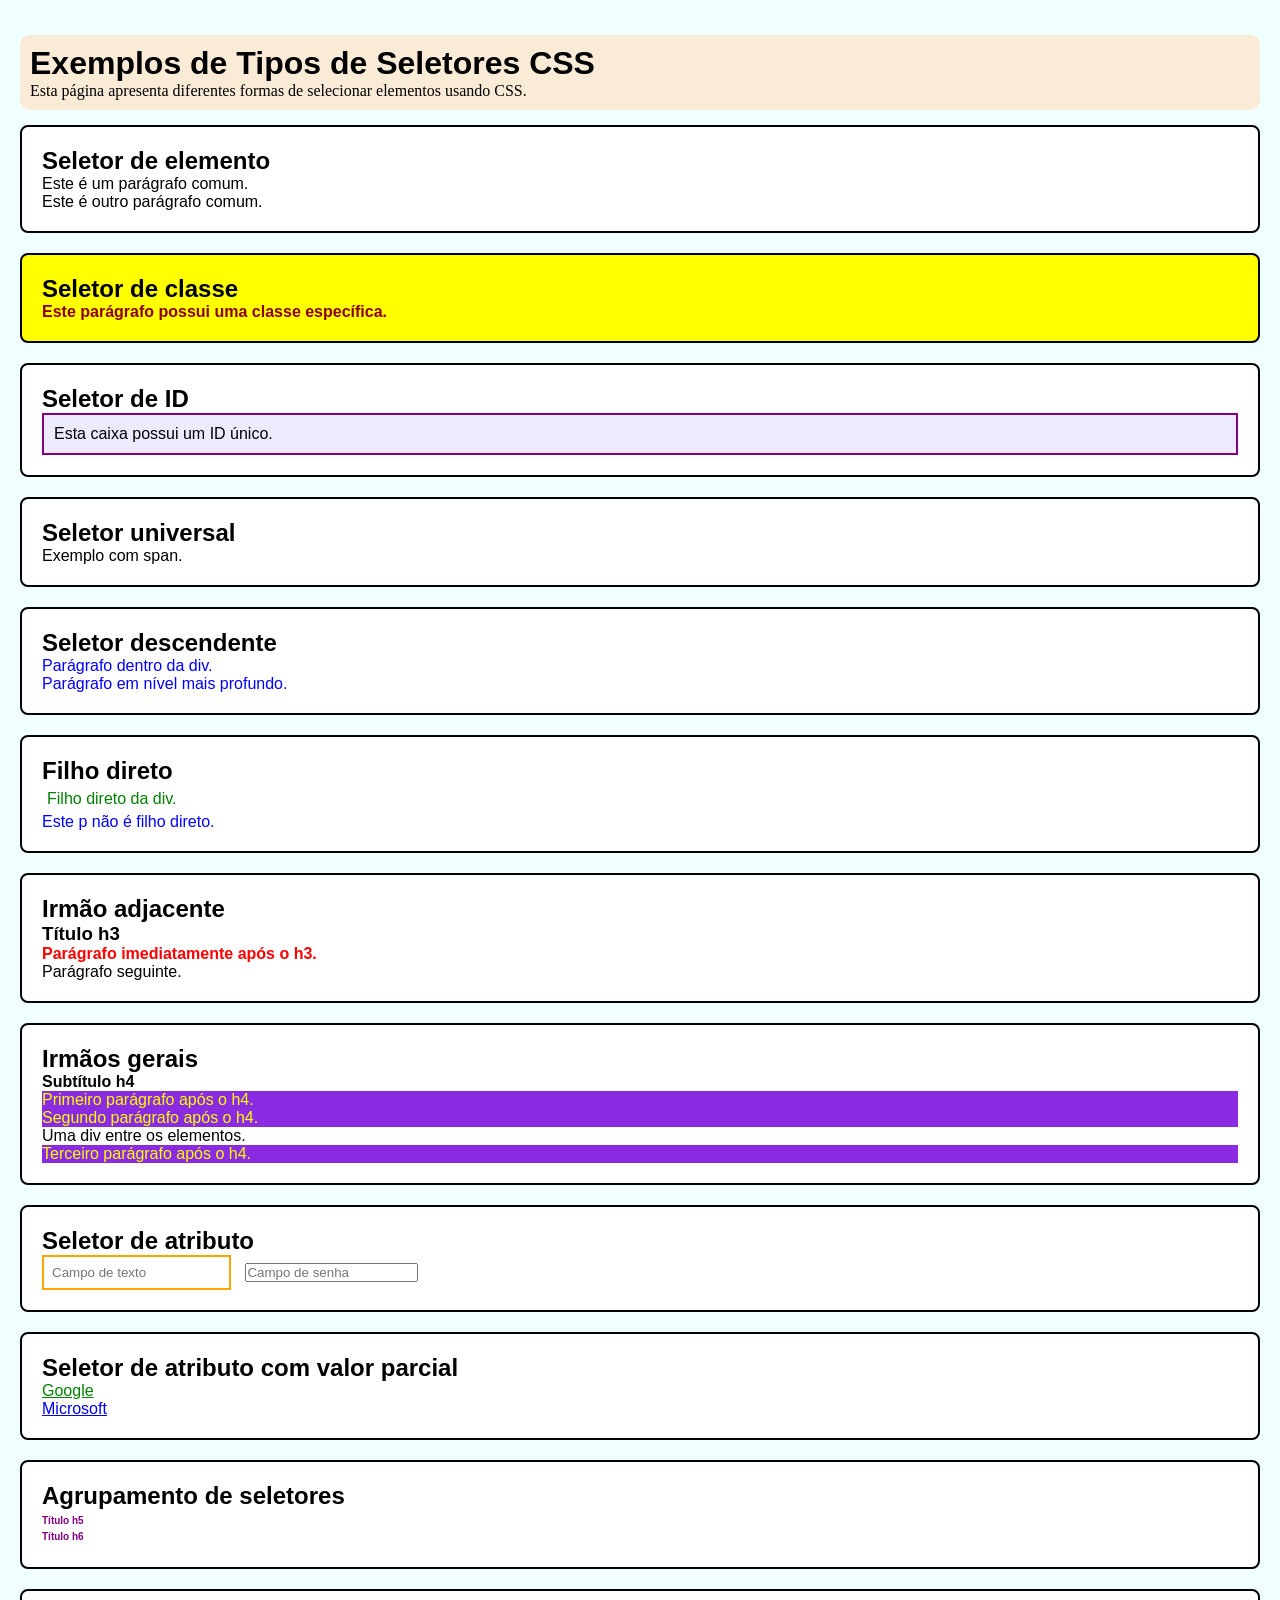
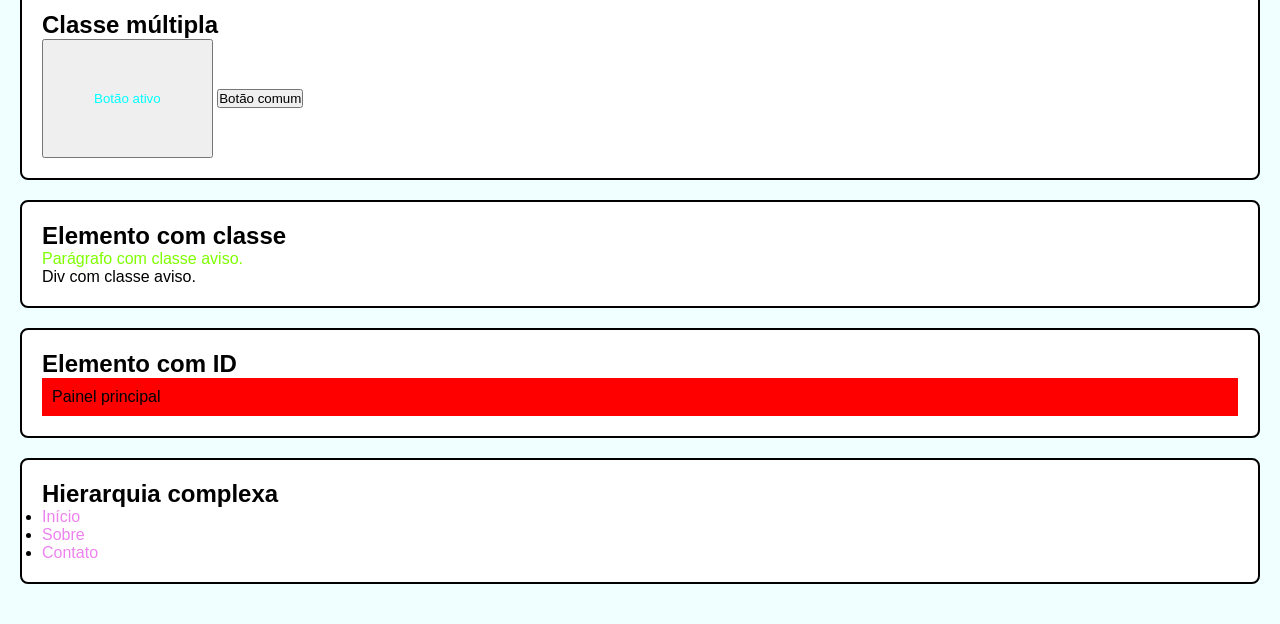
<file: 07-AULA/seletores.html>
<!DOCTYPE html>
<html lang="en">
<head>
    <meta charset="UTF-8">
    <meta name="viewport" content="width=device-width, initial-scale=1.0">
    <title>Document</title>
    <link rel="stylesheet" href="style.css">
</head>
 <header id="topo">
        <h1>Exemplos de Tipos de Seletores CSS</h1>
        <p class="descricao">
            Esta página apresenta diferentes formas de selecionar elementos usando CSS.
        </p>
    </header>

    <main>
        <section class="bloco">
            <h2>Seletor de elemento</h2>
            <p>Este é um parágrafo comum.</p>
            <p>Este é outro parágrafo comum.</p>
        </section>

        <section class="bloco destaque">
            <h2>Seletor de classe</h2>
            <p class="texto-destaque">Este parágrafo possui uma classe específica.</p>
        </section>

        <section class="bloco">
            <h2>Seletor de ID</h2>
            <div id="caixa-unica">Esta caixa possui um ID único.</div>
        </section>

        <section class="bloco">
            <h2>Seletor universal</h2>
            <span>Exemplo com span.</span>
        </section>

        <section class="bloco">
            <h2>Seletor descendente</h2>
            <div class="container-desc">
                <p>Parágrafo dentro da div.</p>
                <section>
                    <p>Parágrafo em nível mais profundo.</p>
                </section>
            </div>
        </section>

        <section class="bloco">
            <h2>Filho direto</h2>
            <div class="pai-direto">
                <p>Filho direto da div.</p>
                <section>
                    <p>Este p não é filho direto.</p>
                </section>
            </div>
        </section>

        <section class="bloco">
            <h2>Irmão adjacente</h2>
            <h3>Título h3</h3>
            <p>Parágrafo imediatamente após o h3.</p>
            <p>Parágrafo seguinte.</p>
        </section>

        <section class="bloco">
            <h2>Irmãos gerais</h2>
            <h4>Subtítulo h4</h4>
            <p>Primeiro parágrafo após o h4.</p>
            <p>Segundo parágrafo após o h4.</p>
            <div>Uma div entre os elementos.</div>
            <p>Terceiro parágrafo após o h4.</p>
        </section>

        <section class="bloco">
            <h2>Seletor de atributo</h2>
            <input type="text" placeholder="Campo de texto">
            <input type="password" placeholder="Campo de senha">
        </section>

        <section class="bloco">
            <h2>Seletor de atributo com valor parcial</h2>
            <a href="https://www.google.com">Google</a><br>
            <a href="https://www.microsoft.com">Microsoft</a>
        </section>

        <section class="bloco">
            <h2>Agrupamento de seletores</h2>
            <h5>Título h5</h5>
            <h6>Título h6</h6>
        </section>

        <section class="bloco">
            <h2>Classe múltipla</h2>
            <button class="botao ativo">Botão ativo</button>
            <button class="botao">Botão comum</button>
        </section>

        <section class="bloco">
            <h2>Elemento com classe</h2>
            <p class="aviso">Parágrafo com classe aviso.</p>
            <div class="aviso">Div com classe aviso.</div>
        </section>

        <section class="bloco">
            <h2>Elemento com ID</h2>
            <div id="painel">Painel principal</div>
        </section>

        <section class="bloco">
            <h2>Hierarquia complexa</h2>
            <nav id="menu">
                <ul>
                    <li><a href="#">Início</a></li>
                    <li><a href="#">Sobre</a></li>
                    <li><a href="#">Contato</a></li>
                </ul>
            </nav>
        </section>
    </main>
</body>
</html>
</file>
<file: 02-Atividade/style.css>
body {
  text-align: center;
}

header {
  font-size: 80px;
  font-family: "Sagoe UI", "Segoe UI", Tahoma, Geneva, Verdana, sans-serif;
  padding: 100px;
  background-color: darkgrey;
  color: white;
}

main{
    background-color: red;
    padding: 100px;
    margin-top: auto;
}

#base{
    background-color: red;
}

.caixinha{
    background-color: green;
    padding: 10px;
    text-align: center;
    margin-top: 20px;
    border-color: black;
    border-width: 4px;
    border-style: solid;
}

.caixinha2{
    background-color: green;
    padding: 10px;
    text-align: center;
    margin-top: 20px;
    border-color: black;
    border-width: 4px;
    border-style: solid;
}

footer{
    margin-top: auto;
    padding: 80px;
    background-color: dimgray;
    text-align: center;
    font-size: 30px;
    color: white;
}
</file>
<file: 05-AULA/style.css>
body {
  text-align: center;
  background-color: yellow;
}

/*  Estilização por Tags */

ul {
  background-color: rgb(255, 255, 255);
  list-style: none;
}

li {
  background-color: black;
  color: white;
  width: 200px;
  height: 50px;
  font-size: 30px;
  margin-left: auto;
  margin-right: auto;
}

h1 {
  font-size: 80px;
  font-family: "Sagoe UI", "Segoe UI", Tahoma, Geneva, Verdana, sans-serif;
}

/* Estilização por id */
#caixa-rosa {
  background-color: rgb(255, 0, 179);
  padding: 100px;
  margin: 20px;
}
#caixa-roxe {
  background-color: rgb(90, 0, 102);
}

/* Estilização por class */

.caixinha{
    background-color: white;
    color: blue;
    width: 150px;
    height: 150px;
    display: inline-block;
    /* margin: 50px; */
    /* margin: 50px 40px 30px */
    margin: 50px 40px 30px 20px;
}
</file>
<file: 06-AULA/style.css>
body{
    background-color: mediumpurple;
    height: 2000px;
}

.pai{
    height: 200px;
    width: 200px;
    background-color: brown;
}

.filho{
    height: 50px;
    width: 50px;
    background-color: white;
}

/* TIPO ESTÁTICO */

#pai-estatico{
    background-color: aqua;
    position: static;
}

#filho-estatico{
    background-color: yellow;
}

/* TIPO FIXO */
#pai-fixo{
    background-color: white;
    position: fixed;
    bottom: 100px; 
    right: 20px; 
    z-index: -1;
}
#filho-fixo{
    background-color: black;
}

/* TIPO STICKY */

#pai-grudado{
    background-color: chartreuse;
    height: 1000px;
    width: 1000px;
}

#filho-grudado{
    background-color: blue;
    position: sticky;
    top: 30%;
    right: 53%;
}

/* TIPO RELATIVO */

#pai-relative{
    background-color: rgb(255, 137, 65);
}

#filho-relativa{
    background-color: #bbf343;
    position: relative;
    top: 20px;
}


/* TIPOS ABSOLUTOS */

#pai-absoluto{
    background-color: blue;

}

#filho-absoluto{
    background-color: pink;
}

/* TIPOS ABSOLUTOS COM O PAI NÃO ESTÁTICO*/

#pai-absoluto-relativo{
    background-color: red;
    position: relative;
    top: 50px;
}

#filho-absoluto-relativo{
    background-color: yellow;
    position: relative;
    top: 50px;
}
</file>
<file: 09-AULA/style.css>
body {
  background-color: violet;
  color: white;
  text-align: center;
}

#bloco {
  background-color: black;
  display: block;
}

#quad1 {
  background-color: red;
}

#quad2 {
  background-color: yellow;
  /* margin-top: 20px; */
}

#quad3 {
  background-color: green;
}

#bloco-linha {
  background-color: blue;
}

#linha {
  background-color: orange;
}

#flex {
  background-color: aqua;
  display: flex;
  height: 500px;
  /* flex-direction: row; */
  /* flex-wrap: wrap; */
  /* flex-flow: row wrap; */
  /* gap: 10px; */
  /* justify-content: center; */
  /* align-items: center; */
  flex-flow: row nowrap;
}

.quad {
  width: 200px;
  height: 200px;
  /* float: left; */
  /* display: inline-block; */
  /* display: inline; */
  text-shadow: 2px 2px black;
  font-size: 50px;
}

#quad1{
    /* capacidade de aumentar */
    flex-grow: 1; 

}

#quad2{
    /* capacidade de diminuir */
 flex-shrink: 0;
}
</file>
<file: 10-AULA/style.css>
body{
    background-color: azure;
    text-align: center;
}

.icones{
    color: rgb(0, 0, 255);
    font-size: 120px;
    padding: 2px;
}
.icones2{
    color: rgb(0, 68, 255);
    font-size: 120px;
    padding: 2px;
}

.icones:hover{
    color: rgb(0, 14, 90);
    background-color: black;
    padding: 2px;
    cursor: pointer;
    color: rgb(0, 255, 85);
}

.icones2:hover{
    color: rgb(0, 14, 90);
    background-color: black;
    padding: 2px;
    cursor: pointer;
    color: rgb(251, 255, 0);
}

.fa-plane:hover{
    color: rgb(0, 0, 255);
    font-size: 120px;
    padding: 2px;
    cursor: pointer;
    color: rgb(0, 255, 34);
}

.fa-wordpress:hover{
    color: rgb(0, 68, 255);
    font-size: 120px;
    padding: 2px;
    cursor: pointer;
    color: rgb(251, 255, 0);
}

.fa-shopify:hover{
    color: rgb(0, 68, 255);
    font-size: 120px;
    padding: 2px;
    cursor: pointer;
    color: rgb(0, 255, 34);
}

.fa-amazon:hover{
    color: rgb(0, 68, 255);
    font-size: 120px;
    padding: 2px;
    cursor: pointer;
    color: rgb(229, 255, 0);
}
</file>
<file: 12-AULA/style.css>
@import url("https://fonts.googleapis.com/css2?family=Inter:ital,opsz,wght@0,14..32,100..900;1,14..32,100..900&display=swap");


/* RESET */

* {
  margin: 0;
  padding: 0px;
}

/* BASE */
body {
  font-family: "Inter", sans-serif;
  background-color: #f4f6fb;
  color: black;
  line-height: 1.6;
}

/* IMAGENS */
img {
  max-width: 100%; /* Garante que as imagens não ultrapassem a largura do contêiner */
  display: block; /* Remove space below images */
}

/* LINKS */
a{
    text-decoration: none; /* Remove o sublinhado dos links */
}

/* LAYOUT */
.container {
  width: 90%; /* Largura máxima do conteúdo */
  margin: 0 auto; /* Centraliza o conteúdo */
  max-width: 1200px; /* Limita a largura máxima para telas maiores */
}

/* TOPO */
.topo {
  background-color: #0f172a;
  position: sticky; /* Mantém o topo fixo no topo da página */
  top: 0; /* Define a posição do topo */
  z-index: 2; /* Garante que o topo fique acima de outros elementos */
  box-shadow: 0 5px 15px rgba(0, 217, 255, 0.15); /* Adiciona uma sombra para destacar o topo */
}

.navegacao{
    display: flex; /* Define o layout como flexbox */
    justify-content: space-between; /* Distribui os itens com espaço entre eles */
    align-items: center; /* Alinha os itens verticalmente ao centro */
    gap: 20px; /* Adiciona um espaço entre os itens */
    min-height: 85px;
}

.logo{
    color: white;
    font-size: 1.5em; /* Define o tamanho da fonte para a logo */
    font-weight: bolder; /* Deixa a logo em negrito */
    letter-spacing: 10px; /* Adiciona espaçamento entre as letras da logo */
}

/* MENU */
.menu {
  display: flex; /* Define o layout como flexbox */
  gap: 14px; /* Adiciona um espaço entre os itens do menu */
  list-style: none; /* Remove os marcadores da lista */
}

.menu a{
    color: white; /* Define a cor dos links do menu */
    font-weight: 700; /* Define o peso da fonte dos links do menu */
    padding: 10px 15px; /* Adiciona um preenchimento para os links do menu */
    border-radius: 10px; /* Adiciona bordas arredondadas aos links do menu */
    transition: 0.5s; /* Adiciona uma transição suave para a cor de fundo */
}
.menu a:hover{
    background-color: #1e293b; /* Altera a cor de fundo dos links do menu ao passar o mouse */
}

/* SEÇÃO HERO - GRID */

.hero{
    display: grid; /* Define o layout como grid */
    grid-template-columns: 1fr 1fr; /* Define duas colunas de largura igual */
    gap: 35px; /* Adiciona um espaço entre as colunas */
    align-items: center; /* Alinha os itens verticalmente ao centro */
    padding: 50px 0; /* Adiciona um preenchimento vertical para a seção hero */  
}

.hero-texto h1{
    font-size: 3em; /* Define o tamanho da fonte do título principal */
    line-height: 1.2; /* Define a altura da linha para o título principal */
    color: #1e293b; /* Define a cor do título principal */
    margin: 20px 0; /* Adiciona uma margem inferior para o título principal */
}

.hero-texto p{
    font-size: 1.2em; /* Define o tamanho da fonte do parágrafo */
    color: #334155; /* Define a cor do parágrafo */
    margin-bottom: 30px; /* Adiciona uma margem inferior para o parágrafo */
}


/* ETIQUETA - INLINE */

.etiqueta-linha{
    display: inline; /* Define o layout como inline */
    background-color: #dbeafe; /* Define a cor de fundo da etiqueta */
    color: #1d4ed8; /* Define a cor do texto da etiqueta */
    padding: 5px 10px; /* Adiciona um preenchimento para a etiqueta */
    border-radius: 10%; /* Adiciona bordas arredondadas à etiqueta */
    margin-right: 10px; /* Adiciona uma margem direita para a etiqueta */
    font-weight: 600; /* Define o peso da fonte da etiqueta */
}

.destaque-inline{
    display: inline; /* Define o layout como inline */
    background-color: #dbeafe; /* Define a cor de fundo do destaque */
    color: #1d4ed8; /* Define a cor do texto do destaque */
    padding: 5px 10px; /* Adiciona um preenchimento para o destaque */
    border-radius: 10%; /* Adiciona bordas arredondadas ao destaque */
    font-weight: 600; /* Define o peso da fonte do destaque */
}

/* BOTÕES - INLINE-BLOCK */

.botao{
    display: inline-block; /* Define o layout como inline-block */
    padding: 10px 20px; /* Adiciona um preenchimento para os botões */
    border-radius: 10%; /* Adiciona bordas arredondadas aos botões */
    font-weight: 600; /* Define o peso da fonte dos botões */
    margin-right: 10px; /* Adiciona uma margem direita para os botões */
}

.botao-primario{
    background-color: #3b82f6; /* Define a cor de fundo do botão primário */
    color: white; /* Define a cor do texto do botão primário */
    transition: 0.5s; /* Adiciona uma transição suave para a cor de fundo */
}

.botao-primario:hover{
    background-color: #2563eb; /* Altera a cor de fundo do botão primário ao passar o mouse */
}

.botao-secundario{
    background-color: #e5e7eb; /* Define a cor de fundo do botão secundário */
    color: #1e293b; /* Define a cor do texto do botão secundário */
    transition: 0.5s; /* Adiciona uma transição suave para a cor de fundo */
}

.botao-secundario:hover{
    background-color: #cbd5e1; /* Altera a cor de fundo do botão secundário ao passar o mouse */
}

/* imagem */

.hero-imagem img{
   width: 100%; /* Garante que a imagem ocupe toda a largura do contêiner */
   border-radius: 20px; /* Adiciona bordas arredondadas à imagem */
   object-fit: cover; /* Garante que a imagem mantenha suas proporções e preencha o contêiner */
   box-shadow: 0 20px 40px black; /* Adiciona uma sombra para destacar a imagem */
}

/* FOOTER - GRID */

.rodape{
    margin-top: 50px; /* Adiciona uma margem superior para o rodapé */
    background-color: #0f172a; /* Define a cor de fundo do rodapé */
    color: white; /* Define a cor do texto do rodapé */
    padding: 45px 0; /* Adiciona um preenchimento vertical para o rodapé */
}

.rodape-grid{
    display: grid; /* Define o layout como grid */
    grid-template-columns: 1fr 1fr 1fr; /* Define colunas responsivas com largura mínima de 200px */
    gap: 30px; /* Adiciona um espaço entre as colunas */
}

.rodape-grid h3{
    font-size: 1.2em; /* Define o tamanho da fonte dos títulos do rodapé */
    margin-bottom: 15px; /* Adiciona uma margem inferior para os títulos do rodapé */
}

.rodape-grid p{
    color: #d1d5db; /* Define a cor do texto dos parágrafos do rodapé */
    margin-bottom: 10px; /* Adiciona uma margem inferior para os parágrafos do rodapé */
}
</file>
<file: 07-AULA/style.css>
/* Seleciona todos os elementos do site  */
*{
    margin: 0px;
    padding: 0px;
}

body{
    background-color: azure;
    font-family: 'Segoe UI', Tahoma, Geneva, Verdana, sans-serif;
    padding: 20px;
}

/* Seleciona por id */

#topo{
    background-color: antiquewhite;
    padding: 10px;
    margin-top: 15px;
    margin-bottom: 15px;
    border-radius: 10px;
}

/* Seleciona por class */

.descricao{
    font-family: italic;
}

/* Estliza os elementos com a class bloco */

.bloco{
    background-color: white;
    border: 2px solid black;
    padding: 20px;
    margin-bottom: 20px;
    border-radius: 8px;
}

/* Estiliza os elementos com a classe destaque */

.destaque{
    background-color: yellow;
}

/* Estiliza os elementos com a class texto-destaque */
.texto-destaque{
    font-weight: bold;
    color: darkred;
}

/* Estiliza o elemento com id caixa-unica */

#caixa-unica{
    background-color: #ede9fe;
    padding: 10px;
    border: 2px solid purple;
}

/* Seleciona todo o " p " */
div p{
    color: blue;
}

/* Selecione todo o p que o pai direto seja da class específica */

.pai-direto > p {
    color: green;
    padding: 5px;
}

/* Seleciona o p que vem logo após um H3, desde que seja irmão */

h3 + p {
    color: red;
    font-weight: bold;
}

/* Seleciona TODOS que vem logo após um H4, desde que seja irmão */

h4 ~ p {
    background-color: blueviolet;
    color: yellow;
}

/* Seleciona todos os inputs, que tenha o tipo de texto */

input[type="text"]{
    border: 2px solid orange;
    padding: 8px;
    margin-right: 10px;
}

a[href*="google"]{
    color: green;
    font-weight: 50px;
}

/* Mesmo estilo pras duas tags */
h5, h6 {
    color: purple;
    margin: 5px 0px;
    font-size: 10px;
}

/* Seleciona o elemento que obrigatoriamente tenha as duas classes */

.botao.ativo{
    color: aqua;
    padding: 50px;
}

/* Seleciona apenas o p que tenha a classe aviso  */
p.aviso{
    color: chartreuse;
}

/* Seleciona apenas a div que tenha o id painel*/
div#painel{
    background-color: red;
    padding: 10px;
}

/* Seleciona filho dentro de filho */
#menu ul li a{
    color: violet;
    text-decoration: none;
    list-style-type: none;
}
</file>
